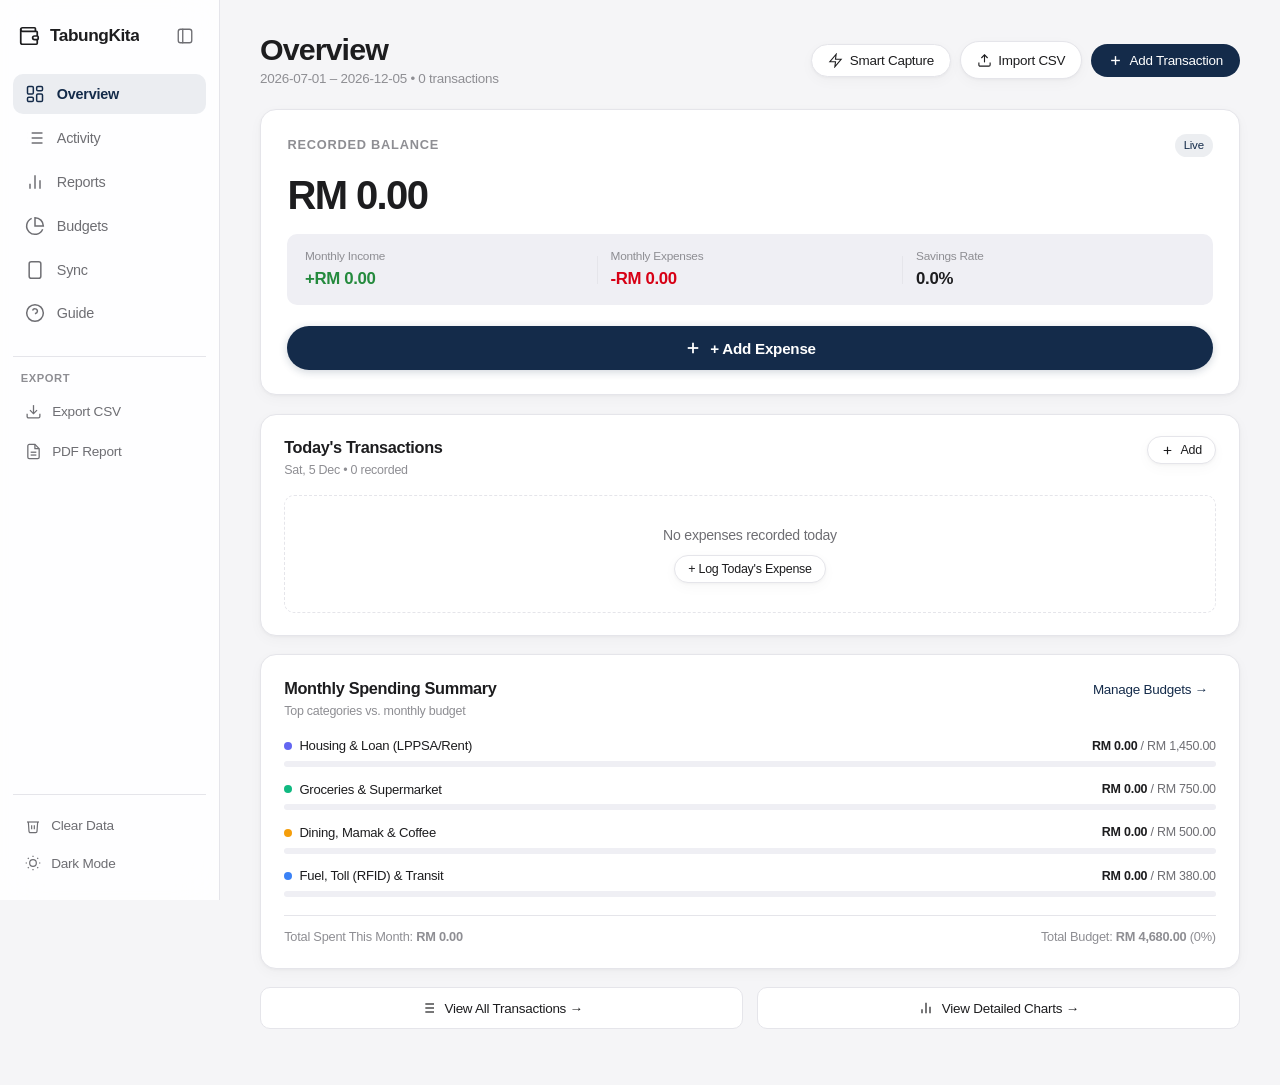
<file: index.html>
<!DOCTYPE html>
<html lang="en">
<head>
  <meta charset="UTF-8" />
  <meta name="viewport" content="width=device-width, initial-scale=1.0, maximum-scale=1.0, user-scalable=no, viewport-fit=cover" />
  <meta name="apple-mobile-web-app-capable" content="yes" />
  <meta name="apple-mobile-web-app-status-bar-style" content="default" />
  <meta name="apple-mobile-web-app-title" content="TabungKita" />
  <link rel="manifest" href="manifest.json" />
  <title>TabungKita</title>
  <script>
    (function () {
      try {
        var saved = localStorage.getItem('tabungkita_theme_pref_v1');
        var prefersDark = window.matchMedia && window.matchMedia('(prefers-color-scheme: dark)').matches;
        var theme = (saved === 'dark' || saved === 'light') ? saved : (prefersDark ? 'dark' : 'light');
        document.documentElement.setAttribute('data-theme', theme);
      } catch (e) {
        document.documentElement.setAttribute('data-theme', 'light');
      }
    })();
  </script>
  <link rel="icon" type="image/svg+xml" href="data:image/svg+xml,%3Csvg xmlns='http://www.w3.org/2000/svg' viewBox='0 0 24 24' fill='none' stroke='%231d1d1f' stroke-width='1.8' stroke-linecap='round' stroke-linejoin='round'%3E%3Cpath d='M19 7V4a1 1 0 0 0-1-1H5a2 2 0 0 0 0 4h15a1 1 0 0 1 1 1v4h-3a2 2 0 0 0 0 4h3a1 1 0 0 0 1-1v-2a1 1 0 0 0-1-1'/%3E%3Cpath d='M3 5v14a2 2 0 0 0 2 2h15a1 1 0 0 0 1-1v-4'/%3E%3C/svg%3E" />
  <link rel="stylesheet" href="css/styles.css" />
</head>
<body>
  <div class="app-shell" id="appShell">
    <!-- Collapsible Minimalist Sidebar (Desktop) / Top + Bottom Bar (Mobile) -->
    <aside class="sidebar" id="sidebar">
      <div class="sidebar-top">
        <div class="brand" title="TabungKita">
          <div class="brand-logo" aria-hidden="true">
            <svg viewBox="0 0 24 24" width="22" height="22" fill="none" stroke="currentColor" stroke-width="1.9" stroke-linecap="round" stroke-linejoin="round">
              <path d="M19 7V4a1 1 0 0 0-1-1H5a2 2 0 0 0 0 4h15a1 1 0 0 1 1 1v4h-3a2 2 0 0 0 0 4h3a1 1 0 0 0 1-1v-2a1 1 0 0 0-1-1" />
              <path d="M3 5v14a2 2 0 0 0 2 2h15a1 1 0 0 0 1-1v-4" />
            </svg>
          </div>
          <span class="brand-name nav-text">TabungKita</span>
        </div>

        <button class="sidebar-toggle-btn" id="btnSidebarToggle" title="Toggle Sidebar" aria-label="Toggle Sidebar">
          <svg viewBox="0 0 24 24" width="18" height="18" fill="none" stroke="currentColor" stroke-width="1.8" stroke-linecap="round" stroke-linejoin="round">
            <rect x="3" y="3" width="18" height="18" rx="3" />
            <line x1="9" y1="3" x2="9" y2="21" />
          </svg>
        </button>

        <!-- Mobile Top Bar Quick Icons -->
        <div class="mobile-top-actions">
          <button class="mobile-icon-btn" id="btnMobileSmartCapture" title="Smart Capture (SMS / QR)">
            <svg viewBox="0 0 24 24" width="18" height="18" fill="none" stroke="currentColor" stroke-width="1.9"><polygon points="13 2 3 14 12 14 11 22 21 10 12 10 13 2"/></svg>
          </button>
          <button class="mobile-icon-btn" id="btnMobileThemeToggle" title="Switch Appearance" aria-label="Switch Appearance">
            <svg viewBox="0 0 24 24" width="18" height="18" fill="none" stroke="currentColor" stroke-width="1.9"><circle cx="12" cy="12" r="5"/><line x1="12" y1="1" x2="12" y2="3"/><line x1="12" y1="21" x2="12" y2="23"/><line x1="4.22" y1="4.22" x2="5.64" y2="5.64"/><line x1="18.36" y1="18.36" x2="19.78" y2="19.78"/><line x1="1" y1="12" x2="3" y2="12"/><line x1="21" y1="12" x2="23" y2="12"/><line x1="4.22" y1="19.78" x2="5.64" y2="18.36"/><line x1="18.36" y1="5.64" x2="19.78" y2="4.22"/></svg>
          </button>
          <button class="mobile-add-btn" id="btnMobileAddTx" title="Add Transaction">
            <svg viewBox="0 0 24 24" width="16" height="16" fill="none" stroke="currentColor" stroke-width="2.4"><line x1="12" y1="5" x2="12" y2="19"/><line x1="5" y1="12" x2="19" y2="12"/></svg>
            <span>Add</span>
          </button>
        </div>
      </div>

      <nav class="side-nav" aria-label="Main Navigation">
        <button class="nav-item active" data-view="dashboard" title="Overview">
          <svg viewBox="0 0 24 24" width="20" height="20" fill="none" stroke="currentColor" stroke-width="1.8"><rect x="3" y="3" width="7" height="9" rx="1.5"/><rect x="14" y="3" width="7" height="5" rx="1.5"/><rect x="14" y="12" width="7" height="9" rx="1.5"/><rect x="3" y="16" width="7" height="5" rx="1.5"/></svg>
          <span class="nav-text">Overview</span>
        </button>
        <button class="nav-item" data-view="transactions" title="Transactions">
          <svg viewBox="0 0 24 24" width="20" height="20" fill="none" stroke="currentColor" stroke-width="1.8"><line x1="8" y1="6" x2="21" y2="6"/><line x1="8" y1="12" x2="21" y2="12"/><line x1="8" y1="18" x2="21" y2="18"/><line x1="3" y1="6" x2="3.01" y2="6"/><line x1="3" y1="12" x2="3.01" y2="12"/><line x1="3" y1="18" x2="3.01" y2="18"/></svg>
          <span class="nav-text">Activity</span>
        </button>
        <button class="nav-item" data-view="reports" title="Reports & Charts">
          <svg viewBox="0 0 24 24" width="20" height="20" fill="none" stroke="currentColor" stroke-width="1.8"><line x1="18" y1="20" x2="18" y2="10"/><line x1="12" y1="20" x2="12" y2="4"/><line x1="6" y1="20" x2="6" y2="14"/></svg>
          <span class="nav-text">Reports</span>
        </button>
        <button class="nav-item" data-view="budgets" title="Budgets">
          <svg viewBox="0 0 24 24" width="20" height="20" fill="none" stroke="currentColor" stroke-width="1.8"><path d="M21.21 15.89A10 10 0 1 1 8 2.83"/><path d="M22 12A10 10 0 0 0 12 2v10z"/></svg>
          <span class="nav-text">Budgets</span>
        </button>
        <button class="nav-item" data-view="sync" title="Auto-Capture & Sync">
          <svg viewBox="0 0 24 24" width="20" height="20" fill="none" stroke="currentColor" stroke-width="1.8"><rect x="5" y="2" width="14" height="20" rx="2.5" ry="2.5"/><line x1="12" y1="18" x2="12.01" y2="18"/></svg>
          <span class="nav-text">Sync</span>
        </button>
        <button class="nav-item desktop-only-nav" data-view="guide" title="Phone Setup Guide">
          <svg viewBox="0 0 24 24" width="20" height="20" fill="none" stroke="currentColor" stroke-width="1.8"><circle cx="12" cy="12" r="10"/><path d="M9.09 9a3 3 0 0 1 5.83 1c0 2-3 3-3 3"/><line x1="12" y1="17" x2="12.01" y2="17"/></svg>
          <span class="nav-text">Guide</span>
        </button>
      </nav>

      <div class="sidebar-section">
        <div class="sidebar-label nav-text">Export</div>
        <button class="side-action-btn" id="btnExportCSV" title="Export CSV">
          <svg viewBox="0 0 24 24" width="17" height="17" fill="none" stroke="currentColor" stroke-width="1.8"><path d="M21 15v4a2 2 0 0 1-2 2H5a2 2 0 0 1-2-2v-4"/><polyline points="7 10 12 15 17 10"/><line x1="12" y1="15" x2="12" y2="3"/></svg>
          <span class="nav-text">Export CSV</span>
        </button>
        <button class="side-action-btn" id="btnExportPDF" title="PDF Report">
          <svg viewBox="0 0 24 24" width="17" height="17" fill="none" stroke="currentColor" stroke-width="1.8"><path d="M14 2H6a2 2 0 0 0-2 2v16a2 2 0 0 0 2 2h12a2 2 0 0 0 2-2V8z"/><polyline points="14 2 14 8 20 8"/><line x1="16" y1="13" x2="8" y2="13"/><line x1="16" y1="17" x2="8" y2="17"/></svg>
          <span class="nav-text">PDF Report</span>
        </button>
      </div>

      <div class="sidebar-footer">
        <button class="side-util-btn" id="btnResetDemo" title="Clear All Data (Reset to RM 0.00)">
          <svg viewBox="0 0 24 24" width="16" height="16" fill="none" stroke="currentColor" stroke-width="1.8"><polyline points="3 6 5 6 21 6"/><path d="M19 6l-1 14a2 2 0 0 1-2 2H8a2 2 0 0 1-2-2L5 6"/><path d="M10 11v6"/><path d="M14 11v6"/></svg>
          <span class="nav-text">Clear Data</span>
        </button>
        <button class="side-util-btn" id="btnThemeToggle" title="Switch Appearance">
          <svg viewBox="0 0 24 24" width="16" height="16" fill="none" stroke="currentColor" stroke-width="1.8"><circle cx="12" cy="12" r="5"/><line x1="12" y1="1" x2="12" y2="3"/><line x1="12" y1="21" x2="12" y2="23"/><line x1="4.22" y1="4.22" x2="5.64" y2="5.64"/><line x1="18.36" y1="18.36" x2="19.78" y2="19.78"/><line x1="1" y1="12" x2="3" y2="12"/><line x1="21" y1="12" x2="23" y2="12"/><line x1="4.22" y1="19.78" x2="5.64" y2="18.36"/><line x1="18.36" y1="5.64" x2="19.78" y2="4.22"/></svg>
          <span class="nav-text" id="themeToggleLabel">Dark Mode</span>
        </button>
      </div>
    </aside>

    <!-- Main Workspace -->
    <main class="main-content">
      <!-- Clean Minimalist Header -->
      <header class="topbar">
        <div class="topbar-title">
          <h1 id="pageTitle">Overview</h1>
          <p class="subtitle" id="activeFilterSummary">All transactions</p>
        </div>

        <div class="topbar-actions desktop-only-actions">
          <button class="btn btn-secondary" id="btnQuickSmartCapture" title="Paste SMS, QR receipt, or e-Penyata Gaji">
            <svg viewBox="0 0 24 24" width="15" height="15" fill="none" stroke="currentColor" stroke-width="1.8"><polygon points="13 2 3 14 12 14 11 22 21 10 12 10 13 2"/></svg>
            <span>Smart Capture</span>
          </button>

          <label class="btn btn-secondary" for="csvImportInput" title="Import CSV">
            <svg viewBox="0 0 24 24" width="15" height="15" fill="none" stroke="currentColor" stroke-width="1.8"><path d="M21 15v4a2 2 0 0 1-2 2H5a2 2 0 0 1-2-2v-4"/><polyline points="17 8 12 3 7 8"/><line x1="12" y1="3" x2="12" y2="15"/></svg>
            <span>Import CSV</span>
            <input type="file" id="csvImportInput" accept=".csv" hidden />
          </label>

          <button class="btn btn-primary" id="btnAddTransaction">
            <svg viewBox="0 0 24 24" width="15" height="15" fill="none" stroke="currentColor" stroke-width="2.2"><line x1="12" y1="5" x2="12" y2="19"/><line x1="5" y1="12" x2="19" y2="12"/></svg>
            <span>Add Transaction</span>
          </button>
        </div>
      </header>

      <!-- Compact Mobile-Friendly Filter Bar -->
      <section class="filter-bar" aria-label="Data Filters">
        <div class="filter-primary-row">
          <div class="filter-group search-group">
            <svg class="search-icon" viewBox="0 0 24 24" width="16" height="16" fill="none" stroke="currentColor" stroke-width="1.8"><circle cx="11" cy="11" r="8"/><line x1="21" y1="21" x2="16.65" y2="16.65"/></svg>
            <input type="search" id="filterSearch" placeholder="Search merchant, QR, RHB..." autocomplete="off" />
          </div>

          <div class="filter-group period-group">
            <select id="filterPreset" aria-label="Time Period">
              <option value="all">All Time</option>
              <option value="30d">Last 30 Days</option>
              <option value="90d">Last 90 Days</option>
              <option value="6m" selected>Last 6 Months</option>
              <option value="ytd">Year to Date</option>
              <option value="12m">Last 12 Months</option>
              <option value="custom">Custom Dates</option>
            </select>
          </div>

          <button type="button" class="filter-drawer-toggle" id="btnToggleMobileFilters" aria-expanded="false">
            <svg viewBox="0 0 24 24" width="15" height="15" fill="none" stroke="currentColor" stroke-width="1.8"><line x1="4" y1="21" x2="4" y2="14"/><line x1="4" y1="10" x2="4" y2="3"/><line x1="12" y1="21" x2="12" y2="12"/><line x1="12" y1="8" x2="12" y2="3"/><line x1="20" y1="21" x2="20" y2="16"/><line x1="20" y1="12" x2="20" y2="3"/><line x1="1" y1="14" x2="7" y2="14"/><line x1="9" y1="8" x2="15" y2="8"/><line x1="17" y1="16" x2="23" y2="16"/></svg>
            <span>Filters</span>
          </button>
        </div>

        <div class="filter-secondary-row" id="filterSecondaryRow">
          <div class="filter-group date-inputs" id="customDateGroup" hidden>
            <input type="date" id="filterDateFrom" aria-label="From date" />
            <span class="date-sep">to</span>
            <input type="date" id="filterDateTo" aria-label="To date" />
          </div>

          <div class="filter-group">
            <select id="filterType" aria-label="Transaction Type">
              <option value="all">All Types</option>
              <option value="expense">Expenses</option>
              <option value="income">Income</option>
            </select>
          </div>

          <div class="filter-group">
            <select id="filterCategory" aria-label="Category">
              <option value="all">All Categories</option>
            </select>
          </div>

          <div class="filter-group">
            <select id="filterAccount" aria-label="Account">
              <option value="all">All Accounts</option>
            </select>
          </div>

          <button class="btn-link" id="btnClearFilters" title="Reset filters">Reset</button>
        </div>
      </section>

      <!-- VIEW 1: OVERVIEW / HOME SCREEN (Prioritized: Balance, Flow, + Add Expense, Today's Tx, Compact Budgets) -->
      <div id="viewDashboard" class="view-section active">
        <div class="home-screen-layout">
          <!-- 1. Recorded Balance Hero Card & Fast Action -->
          <section class="home-hero-card">
            <div class="home-hero-header">
              <span class="home-balance-label">Recorded Balance</span>
              <span class="home-period-tag" id="homePeriodTag">Live</span>
            </div>
            <div class="home-balance-amount" id="homeNetBalance">RM 0.00</div>

            <div class="home-flow-row">
              <div class="home-flow-item">
                <span class="home-flow-label">Monthly Income</span>
                <span class="home-flow-value income" id="homeMonthlyIncome">+RM 0.00</span>
              </div>
              <div class="home-flow-sep"></div>
              <div class="home-flow-item">
                <span class="home-flow-label">Monthly Expenses</span>
                <span class="home-flow-value expense" id="homeMonthlyExpense">-RM 0.00</span>
              </div>
              <div class="home-flow-sep"></div>
              <div class="home-flow-item">
                <span class="home-flow-label">Savings Rate</span>
                <span class="home-flow-value" id="homeSavingsRate">0.0%</span>
              </div>
            </div>

            <div class="home-hero-action">
              <button class="btn btn-primary btn-hero-add" id="btnHomeAddExpense" title="Record an expense in 3-5 seconds">
                <svg viewBox="0 0 24 24" width="18" height="18" fill="none" stroke="currentColor" stroke-width="2.4"><line x1="12" y1="5" x2="12" y2="19"/><line x1="5" y1="12" x2="19" y2="12"/></svg>
                <span>+ Add Expense</span>
              </button>
            </div>
          </section>

          <!-- 2. Today's Transactions -->
          <section class="chart-card home-card">
            <div class="card-header">
              <div>
                <h2>Today's Transactions</h2>
                <p class="card-sub" id="homeTodaySubtitle">Activity recorded today</p>
              </div>
              <button class="btn btn-secondary btn-sm" id="btnHomeTodayQuickAdd">
                <svg viewBox="0 0 24 24" width="13" height="13" fill="none" stroke="currentColor" stroke-width="2.2"><line x1="12" y1="5" x2="12" y2="19"/><line x1="5" y1="12" x2="19" y2="12"/></svg>
                <span>Add</span>
              </button>
            </div>
            <div class="home-today-list" id="homeTodayList"></div>
          </section>

          <!-- 3. Compact Monthly Spending & Budget Summary -->
          <section class="chart-card home-card">
            <div class="card-header">
              <div>
                <h2>Monthly Spending Summary</h2>
                <p class="card-sub" id="homeBudgetSubtitle">Top categories vs. monthly budget</p>
              </div>
              <button class="btn-link" id="btnHomeManageBudgets">Manage Budgets &rarr;</button>
            </div>
            <div class="home-budget-summary" id="homeBudgetSummary"></div>
          </section>

          <!-- 4. Quick Nav Links -->
          <div class="home-shortcuts-row">
            <button class="home-shortcut-btn" id="btnHomeViewActivity">
              <svg viewBox="0 0 24 24" width="16" height="16" fill="none" stroke="currentColor" stroke-width="1.8"><line x1="8" y1="6" x2="21" y2="6"/><line x1="8" y1="12" x2="21" y2="12"/><line x1="8" y1="18" x2="21" y2="18"/><line x1="3" y1="6" x2="3.01" y2="6"/><line x1="3" y1="12" x2="3.01" y2="12"/><line x1="3" y1="18" x2="3.01" y2="18"/></svg>
              <span>View All Transactions &rarr;</span>
            </button>
            <button class="home-shortcut-btn" id="btnHomeViewReports">
              <svg viewBox="0 0 24 24" width="16" height="16" fill="none" stroke="currentColor" stroke-width="1.8"><line x1="18" y1="20" x2="18" y2="10"/><line x1="12" y1="20" x2="12" y2="4"/><line x1="6" y1="20" x2="6" y2="14"/></svg>
              <span>View Detailed Charts &rarr;</span>
            </button>
          </div>
        </div>
      </div>

      <!-- VIEW: REPORTS & ANALYTICS CHARTS -->
      <div id="viewReports" class="view-section">
        <!-- Apple Bento KPI Cards -->
        <section class="kpi-grid" aria-label="Key Financial Metrics">
          <article class="kpi-card">
            <span class="kpi-label">Net Balance</span>
            <div class="kpi-value" id="kpiNet">RM 0.00</div>
            <div class="kpi-meta" id="kpiNetMeta">Income minus expenses</div>
          </article>

          <article class="kpi-card">
            <span class="kpi-label">Income</span>
            <div class="kpi-value kpi-val-income" id="kpiIncome">RM 0.00</div>
            <div class="kpi-meta" id="kpiIncomeMeta">0 entries</div>
          </article>

          <article class="kpi-card">
            <span class="kpi-label">Expenses</span>
            <div class="kpi-value" id="kpiExpense">RM 0.00</div>
            <div class="kpi-meta" id="kpiExpenseMeta">0 entries</div>
          </article>

          <article class="kpi-card">
            <span class="kpi-label">Savings Rate</span>
            <div class="kpi-value" id="kpiSavingsRate">0.0%</div>
            <div class="kpi-meta" id="kpiTopCategory">Top spend: —</div>
          </article>
        </section>

        <!-- Detailed Bento Charts Grid -->
        <section class="charts-grid" style="margin-top: 1.1rem;">
          <div class="chart-card chart-wide">
            <div class="card-header">
              <div>
                <h2>Cash Flow</h2>
                <p class="card-sub">Monthly income, expenses, and net savings</p>
              </div>
              <div class="chart-mode-pills" id="trendChartTypeToggle">
                <button class="pill active" data-mode="area">Area</button>
                <button class="pill" data-mode="line">Line</button>
              </div>
            </div>
            <div class="canvas-wrap">
              <canvas id="cashFlowAreaChart"></canvas>
            </div>
          </div>

          <div class="chart-card">
            <div class="card-header">
              <div>
                <h2>Categories</h2>
                <p class="card-sub">Tap a category to filter</p>
              </div>
              <div class="chart-mode-pills" id="pieChartTypeToggle">
                <button class="pill active" data-mode="donut">Donut</button>
                <button class="pill" data-mode="pie">Pie</button>
              </div>
            </div>
            <div class="donut-layout">
              <div class="canvas-wrap canvas-donut">
                <canvas id="categoryDonutChart"></canvas>
              </div>
              <div class="donut-legend" id="categoryLegend"></div>
            </div>
          </div>

          <div class="chart-card">
            <div class="card-header">
              <div>
                <h2>Monthly Comparison</h2>
                <p class="card-sub">Income vs. expenses</p>
              </div>
            </div>
            <div class="canvas-wrap">
              <canvas id="monthlyBarChart"></canvas>
            </div>
          </div>

          <div class="chart-card">
            <div class="card-header">
              <div>
                <h2>Budget Status</h2>
                <p class="card-sub">Average monthly spend vs. limit</p>
              </div>
            </div>
            <div class="canvas-wrap">
              <canvas id="budgetBarChart"></canvas>
            </div>
          </div>
        </section>
      </div>

      <!-- VIEW 2: TRANSACTIONS / ACTIVITY -->
      <div id="viewTransactions" class="view-section active">
        <section class="table-card">
          <div class="card-header table-header">
            <div>
              <h2>Recent Activity</h2>
              <p class="card-sub" id="tableCountLabel">0 transactions</p>
            </div>
            <div class="table-controls">
              <select id="pageSizeSelect" aria-label="Rows per page">
                <option value="10">10 rows</option>
                <option value="25">25 rows</option>
                <option value="50">50 rows</option>
                <option value="100">100 rows</option>
              </select>
              <button class="btn btn-secondary btn-sm" id="btnExportCSVTable">CSV</button>
              <button class="btn btn-secondary btn-sm" id="btnExportPDFTable">PDF</button>
              <button class="btn btn-secondary btn-sm" id="btnClearAllTable" title="Reset all transactions to RM 0.00">Clear</button>
            </div>
          </div>

          <!-- Apple Wallet Style Mobile List (Shown automatically on Phone screens) -->
          <div class="mobile-tx-list" id="mobileTransactionsList"></div>

          <!-- Desktop Data Table (Shown on Tablet/Desktop screens) -->
          <div class="table-responsive desktop-tx-table">
            <table class="data-table" id="transactionsTable">
              <thead>
                <tr>
                  <th data-sort="date" class="sortable sort-desc">Date <span class="sort-indicator">▼</span></th>
                  <th data-sort="description" class="sortable">Merchant <span class="sort-indicator"></span></th>
                  <th data-sort="category" class="sortable">Category <span class="sort-indicator"></span></th>
                  <th data-sort="account" class="sortable">Account <span class="sort-indicator"></span></th>
                  <th data-sort="type" class="sortable">Type <span class="sort-indicator"></span></th>
                  <th data-sort="amount" class="sortable text-right">Amount <span class="sort-indicator"></span></th>
                  <th class="text-right">Actions</th>
                </tr>
              </thead>
              <tbody id="transactionsTableBody"></tbody>
            </table>
          </div>

          <div class="table-pagination">
            <div class="pagination-info" id="paginationInfo">Page 1 of 1</div>
            <div class="pagination-buttons">
              <button class="btn btn-secondary btn-sm" id="btnPrevPage" disabled>Previous</button>
              <button class="btn btn-secondary btn-sm" id="btnNextPage" disabled>Next</button>
            </div>
          </div>
        </section>
      </div>

      <!-- VIEW 3: BUDGETS & GOALS -->
      <div id="viewBudgets" class="view-section">
        <section class="budgets-card">
          <div class="card-header">
            <div>
              <h2>Monthly Budgets</h2>
              <p class="card-sub">Tap any limit below to adjust your monthly target.</p>
            </div>
          </div>
          <div class="budgets-grid" id="budgetsGrid"></div>
        </section>
      </div>

      <!-- VIEW 4: AUTO-CAPTURE & DEVICE SYNC -->
      <div id="viewSync" class="view-section">
        <div class="sync-hub-grid">
          <!-- Guide Link Banner -->
          <div class="chart-card sync-wide" style="display:flex;align-items:center;justify-content:space-between;flex-wrap:wrap;gap:0.75rem;padding:0.95rem 1.25rem;background:var(--navy-soft);border-color:var(--border-color);">
            <div style="display:flex;align-items:center;gap:0.75rem;">
              <svg viewBox="0 0 24 24" width="22" height="22" fill="none" stroke="currentColor" stroke-width="1.8"><rect x="5" y="2" width="14" height="20" rx="2.5"/><line x1="12" y1="18" x2="12.01" y2="18"/></svg>
              <div>
                <div style="font-weight:600;font-size:0.9rem;color:var(--text-primary);">Want to link your iPhone &amp; Apple Pay?</div>
                <div style="font-size:0.78rem;color:var(--text-secondary);">Follow the step-by-step Apple Shortcuts and Back Tap guide.</div>
              </div>
            </div>
            <button class="btn btn-primary btn-sm" id="btnSyncOpenGuide">Open Guide &rarr;</button>
          </div>

          <!-- Panel 0: JANM -> RHB Bank Auto-Salary -->
          <section class="chart-card sync-wide">
            <div class="card-header">
              <div>
                <h2>JANM → RHB Auto-Salary</h2>
                <p class="card-sub">Credits your monthly <strong>Gaji Bersih</strong> into <strong>RHB Bank</strong> on the official JANM Payday.</p>
              </div>
              <span class="type-pill type-income" id="janmStatusBadge">Manual</span>
            </div>

            <div class="form-row sync-4col">
              <div class="form-group">
                <label for="janmNetAmount">Monthly Gaji Bersih (RM)</label>
                <input type="number" id="janmNetAmount" step="0.01" min="100" value="4850.00" />
              </div>
              <div class="form-group">
                <label for="janmScheduleMode">Payday Schedule</label>
                <select id="janmScheduleMode">
                  <option value="janm_official">Official JANM Jadual Gaji (19th–25th)</option>
                  <option value="fixed_day">Fixed Day of Month</option>
                </select>
              </div>
              <div class="form-group">
                <label for="janmFixedDay">Custom Day</label>
                <input type="number" id="janmFixedDay" min="1" max="28" value="24" />
              </div>
              <div class="form-group">
                <label for="janmAutoEnabled">Auto-Post</label>
                <select id="janmAutoEnabled">
                  <option value="false" selected>Manual Only</option>
                  <option value="true">Automatic</option>
                </select>
              </div>
            </div>

            <div class="sync-action-bar">
              <div id="janmCurrentMonthInfo" class="sync-info-text">
                Checking JANM → RHB salary status...
              </div>
              <div class="sim-buttons">
                <button class="btn btn-secondary btn-sm" id="btnSaveJANMRule">Save Rule</button>
                <button class="btn btn-primary btn-sm" id="btnPostJANMNow">Credit JANM Salary Now</button>
              </div>
            </div>
          </section>

          <!-- Panel A: Smart SMS / QR Receipt / e-Penyata Gaji Parser -->
          <section class="chart-card sync-wide">
            <div class="card-header">
              <div>
                <h2>Smart Capture (SMS, DuitNow QR &amp; e-Penyata Gaji)</h2>
                <p class="card-sub">Paste text from your JANM e-Penyata Gaji slip, RHB history, DuitNow QR receipts, or Apple Pay alerts.</p>
              </div>
              <button class="btn btn-secondary btn-sm" id="btnLoadSampleAlerts">Try Sample</button>
            </div>

            <div class="smart-parser-box">
              <textarea id="smartParserInput" rows="4" placeholder="Paste JANM e-Penyata Gaji text, RHB transaction history, DuitNow QR receipt, or Apple Pay alert here..."></textarea>
              <div class="smart-parser-actions">
                <button class="btn btn-secondary" id="btnParsePreview">Preview</button>
                <button class="btn btn-primary" id="btnCommitParsed" disabled>Add 0 Transactions</button>
              </div>
            </div>

            <div id="smartParserPreviewWrap" class="table-responsive" hidden style="margin-top:1rem;">
              <table class="data-table">
                <thead>
                  <tr>
                    <th>Date</th>
                    <th>Merchant</th>
                    <th>Category</th>
                    <th>Account</th>
                    <th class="text-right">Amount</th>
                  </tr>
                </thead>
                <tbody id="smartParserPreviewBody"></tbody>
              </table>
            </div>
          </section>

          <!-- Panel B: Quick Test (setup steps live in the Guide tab) -->
          <section class="chart-card">
            <div class="card-header">
              <div>
                <h2>Quick Test</h2>
                <p class="card-sub">Simulate an auto-captured transaction. To link your phone, open the <strong>Guide</strong> tab.</p>
              </div>
            </div>

            <div>
              <div class="sidebar-label" style="padding-left:0;">Simulate</div>
              <div class="sim-buttons">
                <button class="btn btn-secondary btn-sm" id="btnSimApplePay">Apple Pay (RM 24.90)</button>
                <button class="btn btn-secondary btn-sm" id="btnSimQRPay">DuitNow QR (RM 14.90)</button>
                <button class="btn btn-secondary btn-sm" id="btnSimSalary">JANM Salary (+RM 4,850)</button>
              </div>
            </div>
          </section>

          <!-- Panel C: Google Cloud & Gmail Scanner -->
          <section class="chart-card">
            <div class="card-header">
              <div>
                <h2>Google Cloud Sync</h2>
                <p class="card-sub">Sync FPX receipts, JomPAY bills, and iPhone webhooks via Google Sheets.</p>
              </div>
            </div>

            <div class="form-group">
              <label for="syncWebAppUrl">Google Apps Script Web App URL</label>
              <input type="text" id="syncWebAppUrl" placeholder="https://script.google.com/macros/s/.../exec" />
            </div>

            <div class="form-row">
              <div class="form-group">
                <label for="syncTokenInput">Secret Token (Optional)</label>
                <input type="text" id="syncTokenInput" placeholder="Optional passphrase" />
              </div>
              <div class="form-group">
                <label>Sync Status</label>
                <div id="syncStatusText" class="sync-status-label">Not synced yet</div>
              </div>
            </div>

            <div class="sim-buttons" style="margin-top:0.5rem;">
              <button class="btn btn-primary btn-sm" id="btnSyncGoogleNow">Sync Now</button>
              <button class="btn btn-secondary btn-sm" id="btnCopyAppsScript">Setup Guide</button>
            </div>
          </section>
        </div>
      </div>

      <!-- VIEW 5: PHONE LINKING GUIDE -->
      <div id="viewGuide" class="view-section">
        <div class="guide-view">
          <section class="chart-card">
            <div class="card-header">
              <div>
                <h2>1. Install TabungKita on your iPhone</h2>
                <p class="card-sub">Use it full-screen like a normal app.</p>
              </div>
            </div>
            <div class="guide-steps">
              <div class="guide-step"><div class="step-badge">1</div><div><strong>Open in Safari</strong><p>Open your TabungKita link in <strong>Safari</strong> (not Chrome).</p></div></div>
              <div class="guide-step"><div class="step-badge">2</div><div><strong>Add to Home Screen</strong><p>Tap <strong>Share</strong> (square with arrow) → <strong>Add to Home Screen</strong> → <strong>Add</strong>.</p></div></div>
              <div class="guide-step"><div class="step-badge">3</div><div><strong>Launch from Home Screen</strong><p>Open TabungKita from its icon. Your data is saved on this device.</p></div></div>
            </div>
          </section>

          <section class="chart-card">
            <div class="card-header">
              <div>
                <h2>2. Auto-log Apple Pay taps</h2>
                <p class="card-sub">Every Wallet payment is sent to TabungKita automatically.</p>
              </div>
            </div>
            <div class="guide-steps">
              <div class="guide-step"><div class="step-badge">1</div><div><strong>Create Automation</strong><p>Open <strong>Shortcuts</strong> → <strong>Automation</strong> → <strong>+</strong> → <strong>Transaction</strong> → pick your RHB card → <strong>Run Immediately</strong>.</p></div></div>
              <div class="guide-step"><div class="step-badge">2</div><div><strong>Add "Open URLs" action</strong><p>Use this URL, inserting the <em>Amount</em> and <em>Merchant</em> variables from the Shortcut Input:</p><code class="guide-code">https://YOUR-LINK/?amount=[Amount]&amp;merchant=[Merchant]&amp;method=Apple+Pay+(RHB+Visa)</code></div></div>
            </div>
          </section>

          <section class="chart-card">
            <div class="card-header">
              <div>
                <h2>3. Capture DuitNow QR &amp; RHB screens (Back Tap)</h2>
                <p class="card-sub">Double-tap the back of your iPhone after paying.</p>
              </div>
            </div>
            <div class="guide-steps">
              <div class="guide-step"><div class="step-badge">1</div><div><strong>Build the Shortcut</strong><p>New Shortcut: <strong>Take Screenshot</strong> → <strong>Extract Text from Image</strong> → <strong>URL Encode</strong> → <strong>Open URLs</strong>:</p><code class="guide-code">https://YOUR-LINK/?quick_text=[Encoded Text]</code></div></div>
              <div class="guide-step"><div class="step-badge">2</div><div><strong>Bind to Back Tap</strong><p><strong>Settings → Accessibility → Touch → Back Tap → Double Tap</strong> → choose your Shortcut.</p></div></div>
              <div class="guide-step"><div class="step-badge">3</div><div><strong>Use it</strong><p>After a DuitNow QR payment or opening your e-Penyata Gaji, double-tap the back of your phone.</p></div></div>
            </div>
          </section>

          <section class="chart-card">
            <div class="card-header">
              <div>
                <h2>4. Auto-log bank SMS</h2>
                <p class="card-sub">Forward RHB / FPX / DuitNow SMS alerts automatically.</p>
              </div>
            </div>
            <div class="guide-steps">
              <div class="guide-step"><div class="step-badge">1</div><div><strong>Message Automation</strong><p><strong>Shortcuts → Automation → + → Message</strong> → Message Contains <code>RM</code> → <strong>Run Immediately</strong>.</p></div></div>
              <div class="guide-step"><div class="step-badge">2</div><div><strong>Open URLs</strong><p>URL-encode the message body, then open:</p><code class="guide-code">https://YOUR-LINK/?sms=[Encoded Message]</code></div></div>
            </div>
          </section>

          <section class="chart-card">
            <div class="card-header">
              <div>
                <h2>5. Sync across devices (Google Sheets + Gmail)</h2>
                <p class="card-sub">Optional — share data between phone and laptop.</p>
              </div>
            </div>
            <div class="guide-steps">
              <div class="guide-step"><div class="step-badge">1</div><div><strong>Create a Sheet</strong><p>Open <code>sheets.new</code> → <strong>Extensions → Apps Script</strong> → paste <code>integrations/google-apps-script.gs</code>.</p></div></div>
              <div class="guide-step"><div class="step-badge">2</div><div><strong>Deploy</strong><p><strong>Deploy → New deployment → Web app</strong> (Execute as Me, Access: Anyone). Copy the URL.</p></div></div>
              <div class="guide-step"><div class="step-badge">3</div><div><strong>Connect</strong><p>Paste the URL in the <strong>Sync</strong> tab → <strong>Sync Now</strong>. Optionally add a 15-minute trigger for <code>scanGmailForTransactions</code>.</p></div></div>
            </div>
          </section>
        </div>
      </div>
    </main>
  </div>

  <!-- Add / Edit Transaction Modal (Optimized for Fast 3-5s Expense Entry) -->
  <div class="modal-backdrop" id="transactionModal" hidden>
    <div class="modal-dialog" role="dialog" aria-labelledby="modalTitle" aria-modal="true">
      <div class="modal-sheet-handle" aria-hidden="true"></div>
      <div class="modal-header">
        <h3 id="modalTitle">New Transaction</h3>
        <button class="modal-close" id="btnCloseModal" aria-label="Close">&times;</button>
      </div>
      <form id="transactionForm" autocomplete="off">
        <input type="hidden" id="txId" />

        <!-- Segmented Type Selector -->
        <div class="type-segment-control" role="group" aria-label="Transaction Type">
          <button type="button" class="segment-pill active" id="btnTypeExpense" data-type="expense">Expense (-)</button>
          <button type="button" class="segment-pill" id="btnTypeIncome" data-type="income">Income (+)</button>
          <input type="hidden" id="txType" value="expense" />
        </div>

        <!-- Prominent Hero Amount Input (Auto-focused on open) -->
        <div class="hero-amount-entry">
          <span class="hero-currency-prefix">RM</span>
          <input
            type="number"
            id="txAmount"
            step="0.01"
            min="0.01"
            placeholder="0.00"
            inputmode="decimal"
            required
            autocomplete="off"
            aria-label="Amount in Ringgit Malaysia"
          />
        </div>

        <!-- Fast One-Tap Category Chips -->
        <div class="quick-category-container">
          <div class="quick-category-chips" id="quickCategoryChips"></div>
          <div class="form-group" style="margin-top: 0.45rem;">
            <select id="txCategory" required aria-label="Select Category"></select>
          </div>
        </div>

        <div class="form-group">
          <label for="txDescription">Merchant / Note</label>
          <input type="text" id="txDescription" placeholder="e.g. ZUS Coffee, Mamak, Shell" />
        </div>

        <div class="form-row">
          <div class="form-group">
            <label for="txAccount">Payment Method <span class="label-optional">(Optional)</span></label>
            <select id="txAccount">
              <option value="DuitNow QR" selected>DuitNow QR</option>
              <option value="Apple Pay (RHB Visa)">Apple Pay (RHB Visa)</option>
              <option value="Touch 'n Go eWallet">Touch 'n Go eWallet</option>
              <option value="RHB Bank (Salary / Debit)">RHB Bank (Salary / Debit)</option>
              <option value="Maybank / MAE">Maybank / MAE</option>
              <option value="Credit Card">Credit Card</option>
              <option value="Cash Wallet">Cash Wallet</option>
              <option value="ASB / Tabung Haji Savings">ASB / Tabung Haji Savings</option>
            </select>
          </div>
          <div class="form-group">
            <label for="txDate">Date</label>
            <input type="date" id="txDate" required />
          </div>
        </div>

        <div class="form-group">
          <label for="txNotes">Notes <span class="label-optional">(Optional)</span></label>
          <input type="text" id="txNotes" placeholder="Optional memo or reference" />
        </div>

        <div class="modal-actions">
          <button type="button" class="btn btn-secondary" id="btnCancelModal">Cancel</button>
          <button type="submit" class="btn btn-primary btn-save-action" id="btnSaveTransaction">Save Expense</button>
        </div>
      </form>
    </div>
  </div>

  <!-- Interactive Chart Tooltip -->
  <div id="chartTooltip" class="chart-tooltip" hidden></div>

  <!-- Toast Notification Container -->
  <div id="toastContainer" class="toast-container" aria-live="polite"></div>

  <!-- Printable PDF Report Container -->
  <div id="printReportContainer" class="print-report" aria-hidden="true"></div>

  <script src="js/data.js"></script>
  <script src="js/charts.js"></script>
  <script src="js/export.js"></script>
  <script src="js/sync.js"></script>
  <script src="js/app.js"></script>
</body>
</html>
</file>
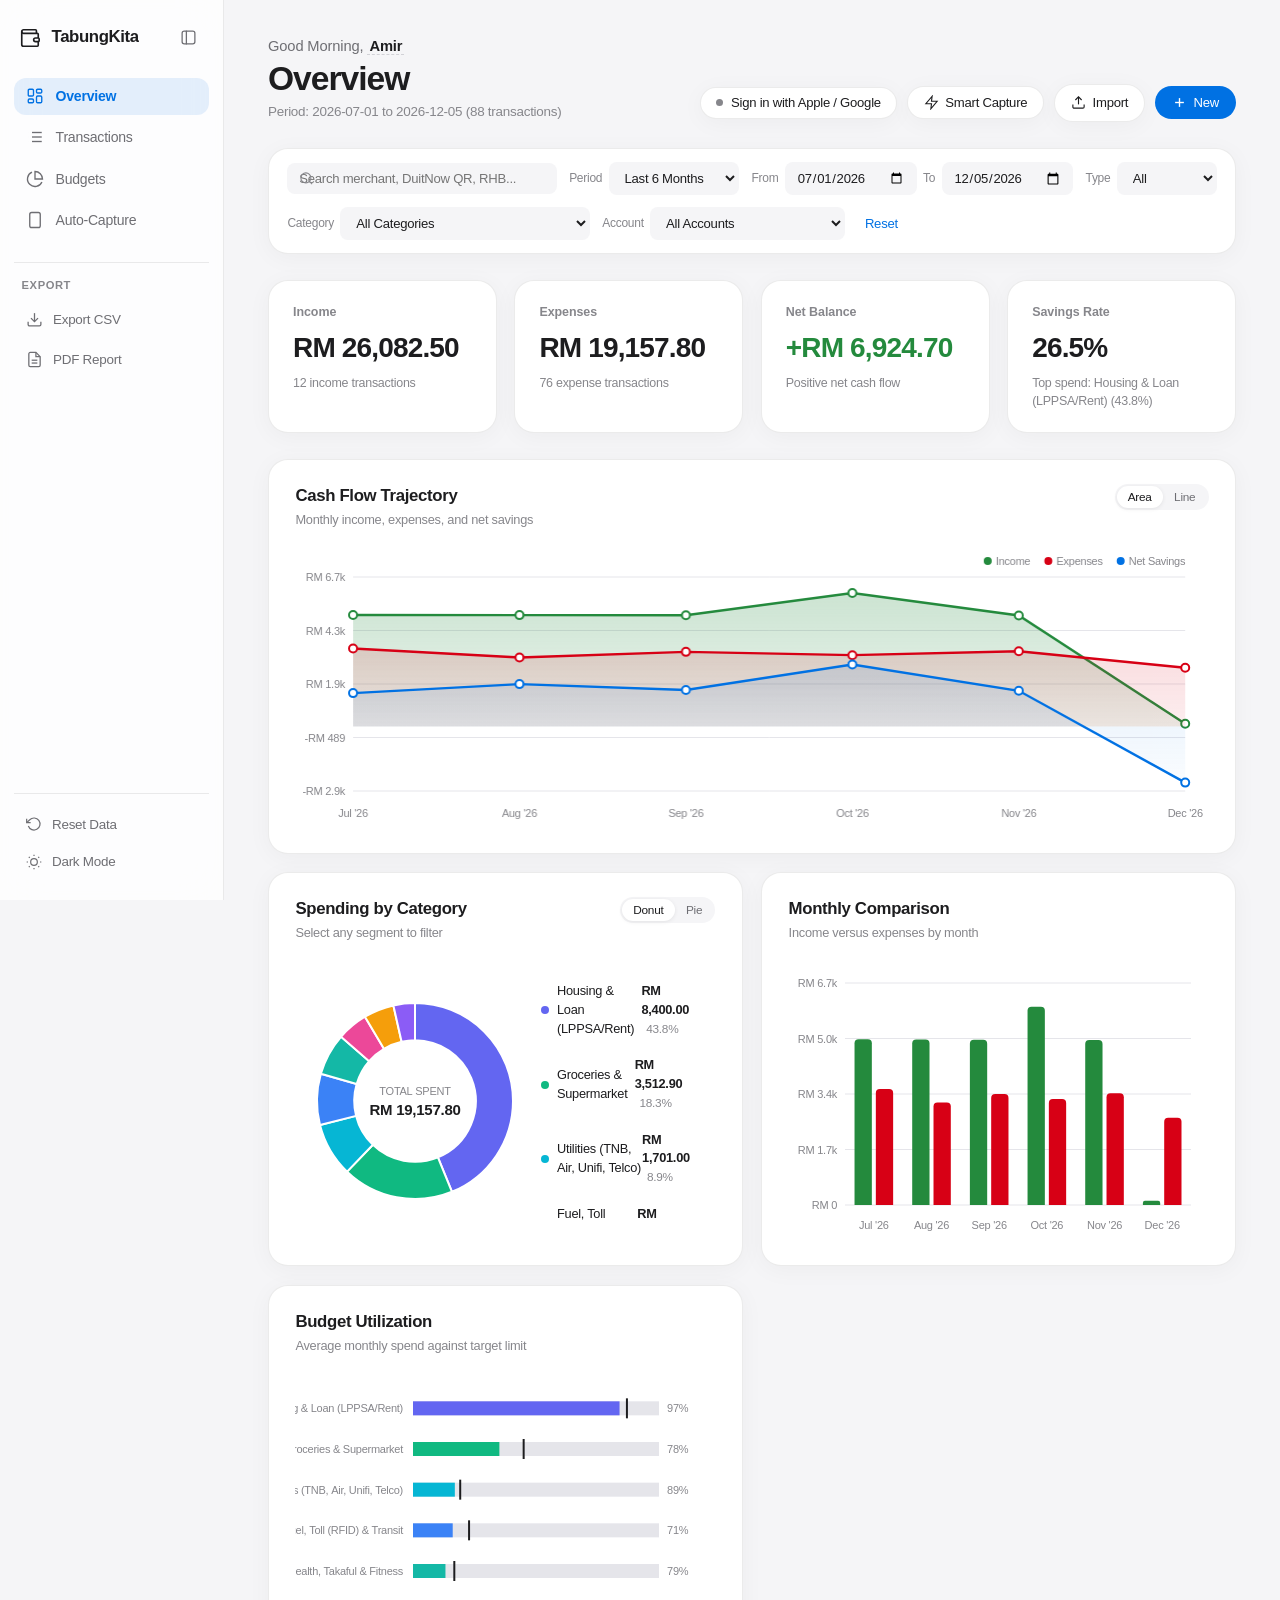
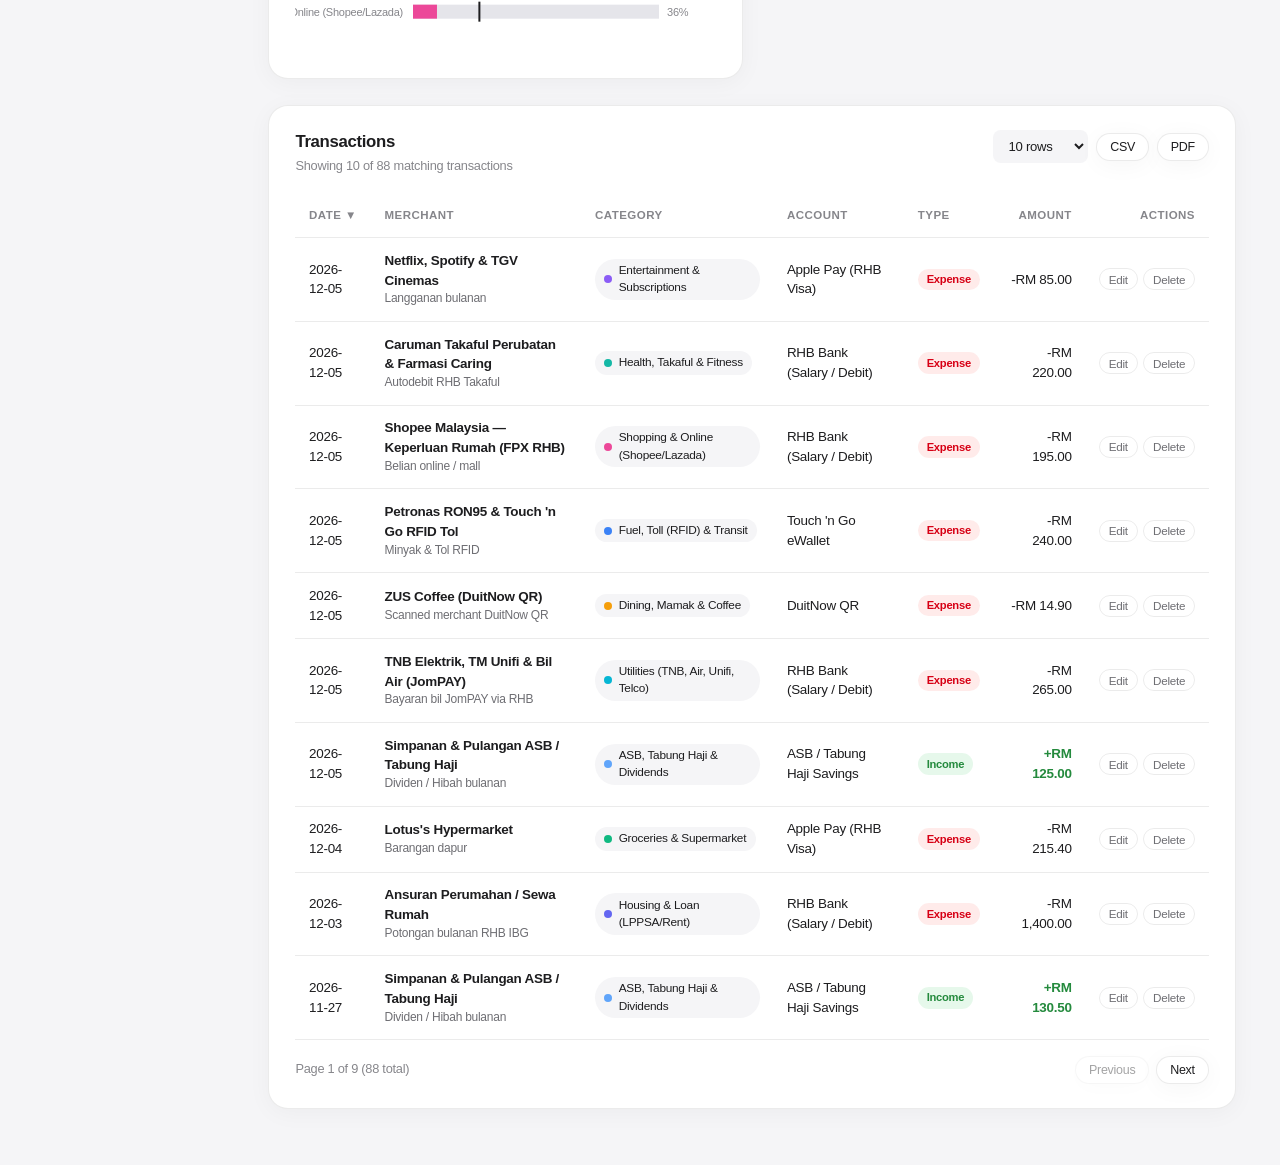
<file: finance-dashboard/index.html>
<!DOCTYPE html>
<html lang="en">
<head>
  <meta charset="UTF-8" />
  <meta name="viewport" content="width=device-width, initial-scale=1.0, viewport-fit=cover" />
  <meta name="apple-mobile-web-app-capable" content="yes" />
  <meta name="apple-mobile-web-app-status-bar-style" content="default" />
  <meta name="apple-mobile-web-app-title" content="TabungKita" />
  <link rel="manifest" href="manifest.json" />
  <title>TabungKita</title>
  <script>
    (function () {
      try {
        var saved = localStorage.getItem('tabungkita_theme_pref_v1');
        var prefersDark = window.matchMedia && window.matchMedia('(prefers-color-scheme: dark)').matches;
        var theme = (saved === 'dark' || saved === 'light') ? saved : (prefersDark ? 'dark' : 'light');
        document.documentElement.setAttribute('data-theme', theme);
      } catch (e) {
        document.documentElement.setAttribute('data-theme', 'light');
      }
    })();
  </script>
  <link rel="icon" type="image/svg+xml" href="data:image/svg+xml,%3Csvg xmlns='http://www.w3.org/2000/svg' viewBox='0 0 24 24' fill='none' stroke='%231d1d1f' stroke-width='1.8' stroke-linecap='round' stroke-linejoin='round'%3E%3Cpath d='M19 7V4a1 1 0 0 0-1-1H5a2 2 0 0 0 0 4h15a1 1 0 0 1 1 1v4h-3a2 2 0 0 0 0 4h3a1 1 0 0 0 1-1v-2a1 1 0 0 0-1-1'/%3E%3Cpath d='M3 5v14a2 2 0 0 0 2 2h15a1 1 0 0 0 1-1v-4'/%3E%3C/svg%3E" />
  <link rel="stylesheet" href="css/styles.css" />
</head>
<body>
  <div class="app-shell" id="appShell">
    <!-- Collapsible Minimalist Apple-Style Sidebar -->
    <aside class="sidebar" id="sidebar">
      <div class="sidebar-top">
        <div class="brand" title="TabungKita">
          <div class="brand-logo" aria-hidden="true">
            <svg viewBox="0 0 24 24" width="22" height="22" fill="none" stroke="currentColor" stroke-width="1.8" stroke-linecap="round" stroke-linejoin="round">
              <path d="M19 7V4a1 1 0 0 0-1-1H5a2 2 0 0 0 0 4h15a1 1 0 0 1 1 1v4h-3a2 2 0 0 0 0 4h3a1 1 0 0 0 1-1v-2a1 1 0 0 0-1-1" />
              <path d="M3 5v14a2 2 0 0 0 2 2h15a1 1 0 0 0 1-1v-4" />
            </svg>
          </div>
          <span class="brand-name nav-text">TabungKita</span>
        </div>

        <button class="sidebar-toggle-btn" id="btnSidebarToggle" title="Toggle Sidebar" aria-label="Toggle Sidebar">
          <svg viewBox="0 0 24 24" width="17" height="17" fill="none" stroke="currentColor" stroke-width="1.8" stroke-linecap="round" stroke-linejoin="round">
            <rect x="3" y="3" width="18" height="18" rx="3" />
            <line x1="9" y1="3" x2="9" y2="21" />
          </svg>
        </button>

        <!-- Mobile-Only Header Utilities -->
        <div class="mobile-top-actions">
          <button class="sidebar-toggle-btn" id="btnMobileThemeToggle" title="Switch Appearance" aria-label="Switch Appearance">
            <svg viewBox="0 0 24 24" width="17" height="17" fill="none" stroke="currentColor" stroke-width="1.8"><circle cx="12" cy="12" r="5"/><line x1="12" y1="1" x2="12" y2="3"/><line x1="12" y1="21" x2="12" y2="23"/><line x1="4.22" y1="4.22" x2="5.64" y2="5.64"/><line x1="18.36" y1="18.36" x2="19.78" y2="19.78"/><line x1="1" y1="12" x2="3" y2="12"/><line x1="21" y1="12" x2="23" y2="12"/><line x1="4.22" y1="19.78" x2="5.64" y2="18.36"/><line x1="18.36" y1="5.64" x2="19.78" y2="4.22"/></svg>
          </button>
        </div>
      </div>

      <nav class="side-nav" aria-label="Main Navigation">
        <button class="nav-item active" data-view="dashboard" title="Overview">
          <svg viewBox="0 0 24 24" width="18" height="18" fill="none" stroke="currentColor" stroke-width="1.8"><rect x="3" y="3" width="7" height="9" rx="1.5"/><rect x="14" y="3" width="7" height="5" rx="1.5"/><rect x="14" y="12" width="7" height="9" rx="1.5"/><rect x="3" y="16" width="7" height="5" rx="1.5"/></svg>
          <span class="nav-text">Overview</span>
        </button>
        <button class="nav-item" data-view="transactions" title="Transactions">
          <svg viewBox="0 0 24 24" width="18" height="18" fill="none" stroke="currentColor" stroke-width="1.8"><line x1="8" y1="6" x2="21" y2="6"/><line x1="8" y1="12" x2="21" y2="12"/><line x1="8" y1="18" x2="21" y2="18"/><line x1="3" y1="6" x2="3.01" y2="6"/><line x1="3" y1="12" x2="3.01" y2="12"/><line x1="3" y1="18" x2="3.01" y2="18"/></svg>
          <span class="nav-text">Transactions</span>
        </button>
        <button class="nav-item" data-view="budgets" title="Budgets">
          <svg viewBox="0 0 24 24" width="18" height="18" fill="none" stroke="currentColor" stroke-width="1.8"><path d="M21.21 15.89A10 10 0 1 1 8 2.83"/><path d="M22 12A10 10 0 0 0 12 2v10z"/></svg>
          <span class="nav-text">Budgets</span>
        </button>
        <button class="nav-item" data-view="sync" title="Auto-Capture & Sync">
          <svg viewBox="0 0 24 24" width="18" height="18" fill="none" stroke="currentColor" stroke-width="1.8"><rect x="5" y="2" width="14" height="20" rx="2.5" ry="2.5"/><line x1="12" y1="18" x2="12.01" y2="18"/></svg>
          <span class="nav-text">Auto-Capture</span>
        </button>
      </nav>

      <div class="sidebar-section">
        <div class="sidebar-label nav-text">Export</div>
        <button class="side-action-btn" id="btnExportCSV" title="Export CSV">
          <svg viewBox="0 0 24 24" width="17" height="17" fill="none" stroke="currentColor" stroke-width="1.8"><path d="M21 15v4a2 2 0 0 1-2 2H5a2 2 0 0 1-2-2v-4"/><polyline points="7 10 12 15 17 10"/><line x1="12" y1="15" x2="12" y2="3"/></svg>
          <span class="nav-text">Export CSV</span>
        </button>
        <button class="side-action-btn" id="btnExportPDF" title="PDF Report">
          <svg viewBox="0 0 24 24" width="17" height="17" fill="none" stroke="currentColor" stroke-width="1.8"><path d="M14 2H6a2 2 0 0 0-2 2v16a2 2 0 0 0 2 2h12a2 2 0 0 0 2-2V8z"/><polyline points="14 2 14 8 20 8"/><line x1="16" y1="13" x2="8" y2="13"/><line x1="16" y1="17" x2="8" y2="17"/></svg>
          <span class="nav-text">PDF Report</span>
        </button>
      </div>

      <div class="sidebar-footer">
        <button class="side-util-btn" id="btnResetDemo" title="Reset Sample Data">
          <svg viewBox="0 0 24 24" width="16" height="16" fill="none" stroke="currentColor" stroke-width="1.8"><polyline points="1 4 1 10 7 10"/><path d="M3.51 15a9 9 0 1 0 2.13-9.36L1 10"/></svg>
          <span class="nav-text">Reset Data</span>
        </button>
        <button class="side-util-btn" id="btnThemeToggle" title="Switch Appearance">
          <svg viewBox="0 0 24 24" width="16" height="16" fill="none" stroke="currentColor" stroke-width="1.8"><circle cx="12" cy="12" r="5"/><line x1="12" y1="1" x2="12" y2="3"/><line x1="12" y1="21" x2="12" y2="23"/><line x1="4.22" y1="4.22" x2="5.64" y2="5.64"/><line x1="18.36" y1="18.36" x2="19.78" y2="19.78"/><line x1="1" y1="12" x2="3" y2="12"/><line x1="21" y1="12" x2="23" y2="12"/><line x1="4.22" y1="19.78" x2="5.64" y2="18.36"/><line x1="18.36" y1="5.64" x2="19.78" y2="4.22"/></svg>
          <span class="nav-text" id="themeToggleLabel">Dark Mode</span>
        </button>
      </div>
    </aside>

    <!-- Main Workspace -->
    <main class="main-content">
      <!-- Apple-style Minimalist Header with Salutation & Account Pill -->
      <header class="topbar">
        <div class="topbar-title">
          <p class="salutation">
            <span id="salutationPrefix">Good Afternoon</span>,
            <button type="button" class="nickname-btn" id="btnEditNickname" title="Click to personalize your nickname or account">
              <span id="userNicknameDisplay">Amir</span>
            </button>
          </p>
          <h1 id="pageTitle">Overview</h1>
          <p class="subtitle" id="activeFilterSummary">Showing all transactions</p>
        </div>

        <div class="topbar-actions">
          <!-- Apple / Google Login & Sync Status Pill -->
          <button class="auth-account-pill" id="btnAuthOpen" title="Sign in with Apple or Google for automatic transaction capture">
            <span class="auth-status-dot" id="authStatusDot"></span>
            <span id="authAccountLabel">Sign in with Apple / Google</span>
          </button>

          <button class="btn btn-secondary" id="btnQuickSmartCapture" title="Paste SMS, QR receipt, or e-Penyata Gaji to auto-capture">
            <svg viewBox="0 0 24 24" width="15" height="15" fill="none" stroke="currentColor" stroke-width="1.8"><polygon points="13 2 3 14 12 14 11 22 21 10 12 10 13 2"/></svg>
            <span>Smart Capture</span>
          </button>

          <label class="btn btn-secondary" for="csvImportInput" title="Import transactions from a CSV file">
            <svg viewBox="0 0 24 24" width="15" height="15" fill="none" stroke="currentColor" stroke-width="1.8"><path d="M21 15v4a2 2 0 0 1-2 2H5a2 2 0 0 1-2-2v-4"/><polyline points="17 8 12 3 7 8"/><line x1="12" y1="3" x2="12" y2="15"/></svg>
            <span>Import</span>
            <input type="file" id="csvImportInput" accept=".csv" hidden />
          </label>

          <button class="btn btn-primary" id="btnAddTransaction">
            <svg viewBox="0 0 24 24" width="15" height="15" fill="none" stroke="currentColor" stroke-width="2.2"><line x1="12" y1="5" x2="12" y2="19"/><line x1="5" y1="12" x2="19" y2="12"/></svg>
            <span>New</span>
          </button>
        </div>
      </header>

      <!-- Minimalist Filter Ribbon -->
      <section class="filter-bar" aria-label="Data Filters">
        <div class="filter-group search-group">
          <svg class="search-icon" viewBox="0 0 24 24" width="15" height="15" fill="none" stroke="currentColor" stroke-width="1.8"><circle cx="11" cy="11" r="8"/><line x1="21" y1="21" x2="16.65" y2="16.65"/></svg>
          <input type="search" id="filterSearch" placeholder="Search merchant, DuitNow QR, RHB..." autocomplete="off" />
        </div>

        <div class="filter-group">
          <label for="filterPreset">Period</label>
          <select id="filterPreset">
            <option value="all">All Time</option>
            <option value="30d">Last 30 Days</option>
            <option value="90d">Last 90 Days</option>
            <option value="6m" selected>Last 6 Months</option>
            <option value="ytd">Year to Date</option>
            <option value="12m">Last 12 Months</option>
            <option value="custom">Custom</option>
          </select>
        </div>

        <div class="filter-group date-inputs" id="customDateGroup">
          <label for="filterDateFrom">From</label>
          <input type="date" id="filterDateFrom" />
          <label for="filterDateTo">To</label>
          <input type="date" id="filterDateTo" />
        </div>

        <div class="filter-group">
          <label for="filterType">Type</label>
          <select id="filterType">
            <option value="all">All</option>
            <option value="expense">Expenses</option>
            <option value="income">Income</option>
          </select>
        </div>

        <div class="filter-group">
          <label for="filterCategory">Category</label>
          <select id="filterCategory">
            <option value="all">All Categories</option>
          </select>
        </div>

        <div class="filter-group">
          <label for="filterAccount">Account</label>
          <select id="filterAccount">
            <option value="all">All Accounts</option>
          </select>
        </div>

        <button class="btn-link" id="btnClearFilters" title="Reset filters">Reset</button>
      </section>

      <!-- Apple Bento KPI Cards -->
      <section class="kpi-grid" aria-label="Key Financial Metrics">
        <article class="kpi-card">
          <div class="kpi-header">
            <span class="kpi-label">Income</span>
          </div>
          <div class="kpi-value" id="kpiIncome">RM 0.00</div>
          <div class="kpi-meta" id="kpiIncomeMeta">0 income entries</div>
        </article>

        <article class="kpi-card">
          <div class="kpi-header">
            <span class="kpi-label">Expenses</span>
          </div>
          <div class="kpi-value" id="kpiExpense">RM 0.00</div>
          <div class="kpi-meta" id="kpiExpenseMeta">0 expense entries</div>
        </article>

        <article class="kpi-card">
          <div class="kpi-header">
            <span class="kpi-label">Net Balance</span>
          </div>
          <div class="kpi-value" id="kpiNet">RM 0.00</div>
          <div class="kpi-meta" id="kpiNetMeta">Income minus expenses</div>
        </article>

        <article class="kpi-card">
          <div class="kpi-header">
            <span class="kpi-label">Savings Rate</span>
          </div>
          <div class="kpi-value" id="kpiSavingsRate">0.0%</div>
          <div class="kpi-meta" id="kpiTopCategory">Top expense: —</div>
        </article>
      </section>

      <!-- VIEW 1: OVERVIEW & CHARTS -->
      <div id="viewDashboard" class="view-section active">
        <section class="charts-grid">
          <div class="chart-card chart-wide">
            <div class="card-header">
              <div>
                <h2>Cash Flow Trajectory</h2>
                <p class="card-sub">Monthly income, expenses, and net savings</p>
              </div>
              <div class="chart-mode-pills" id="trendChartTypeToggle">
                <button class="pill active" data-mode="area">Area</button>
                <button class="pill" data-mode="line">Line</button>
              </div>
            </div>
            <div class="canvas-wrap">
              <canvas id="cashFlowAreaChart"></canvas>
            </div>
          </div>

          <div class="chart-card">
            <div class="card-header">
              <div>
                <h2>Spending by Category</h2>
                <p class="card-sub">Select any segment to filter</p>
              </div>
              <div class="chart-mode-pills" id="pieChartTypeToggle">
                <button class="pill active" data-mode="donut">Donut</button>
                <button class="pill" data-mode="pie">Pie</button>
              </div>
            </div>
            <div class="donut-layout">
              <div class="canvas-wrap canvas-donut">
                <canvas id="categoryDonutChart"></canvas>
              </div>
              <div class="donut-legend" id="categoryLegend"></div>
            </div>
          </div>

          <div class="chart-card">
            <div class="card-header">
              <div>
                <h2>Monthly Comparison</h2>
                <p class="card-sub">Income versus expenses by month</p>
              </div>
            </div>
            <div class="canvas-wrap">
              <canvas id="monthlyBarChart"></canvas>
            </div>
          </div>

          <div class="chart-card">
            <div class="card-header">
              <div>
                <h2>Budget Utilization</h2>
                <p class="card-sub">Average monthly spend against target limit</p>
              </div>
            </div>
            <div class="canvas-wrap">
              <canvas id="budgetBarChart"></canvas>
            </div>
          </div>
        </section>
      </div>

      <!-- VIEW 2: TRANSACTIONS LEDGER -->
      <div id="viewTransactions" class="view-section active">
        <section class="table-card">
          <div class="card-header table-header">
            <div>
              <h2>Transactions</h2>
              <p class="card-sub" id="tableCountLabel">Showing 0 transactions</p>
            </div>
            <div class="table-controls">
              <label for="pageSizeSelect" class="sr-only">Rows per page</label>
              <select id="pageSizeSelect" title="Rows per page">
                <option value="10">10 rows</option>
                <option value="25">25 rows</option>
                <option value="50">50 rows</option>
                <option value="100">100 rows</option>
              </select>
              <button class="btn btn-secondary btn-sm" id="btnExportCSVTable">CSV</button>
              <button class="btn btn-secondary btn-sm" id="btnExportPDFTable">PDF</button>
            </div>
          </div>

          <div class="table-responsive">
            <table class="data-table" id="transactionsTable">
              <thead>
                <tr>
                  <th data-sort="date" class="sortable sort-desc">Date <span class="sort-indicator">▼</span></th>
                  <th data-sort="description" class="sortable">Merchant <span class="sort-indicator"></span></th>
                  <th data-sort="category" class="sortable">Category <span class="sort-indicator"></span></th>
                  <th data-sort="account" class="sortable">Account <span class="sort-indicator"></span></th>
                  <th data-sort="type" class="sortable">Type <span class="sort-indicator"></span></th>
                  <th data-sort="amount" class="sortable text-right">Amount <span class="sort-indicator"></span></th>
                  <th class="text-right">Actions</th>
                </tr>
              </thead>
              <tbody id="transactionsTableBody"></tbody>
            </table>
          </div>

          <div class="table-pagination">
            <div class="pagination-info" id="paginationInfo">Page 1 of 1</div>
            <div class="pagination-buttons">
              <button class="btn btn-secondary btn-sm" id="btnPrevPage" disabled>Previous</button>
              <button class="btn btn-secondary btn-sm" id="btnNextPage" disabled>Next</button>
            </div>
          </div>
        </section>
      </div>

      <!-- VIEW 3: BUDGETS & GOALS -->
      <div id="viewBudgets" class="view-section">
        <section class="budgets-card">
          <div class="card-header">
            <div>
              <h2>Monthly Budgets</h2>
              <p class="card-sub">Set target monthly limits per category.</p>
            </div>
          </div>
          <div class="budgets-grid" id="budgetsGrid"></div>
        </section>
      </div>

      <!-- VIEW 4: AUTO-CAPTURE & DEVICE SYNC -->
      <div id="viewSync" class="view-section">
        <div class="sync-hub-grid">
          <!-- Panel 0: JANM -> RHB Bank Silent Salary Auto-Detector -->
          <section class="chart-card sync-wide">
            <div class="card-header">
              <div>
                <h2>JANM → RHB Bank Auto-Salary</h2>
                <p class="card-sub">Automatically credits your monthly <strong>Gaji Bersih</strong> into <strong>RHB Bank</strong> on the official JANM Payday even when RHB sends no SMS notification.</p>
              </div>
              <span class="type-pill type-income" id="janmStatusBadge">Active</span>
            </div>

            <div class="form-row" style="grid-template-columns: repeat(4, 1fr);">
              <div class="form-group">
                <label for="janmNetAmount">Monthly Gaji Bersih (RM)</label>
                <input type="number" id="janmNetAmount" step="0.01" min="100" value="4850.00" />
              </div>
              <div class="form-group">
                <label for="janmScheduleMode">Payday Schedule</label>
                <select id="janmScheduleMode">
                  <option value="janm_official">Official JANM Jadual Gaji (19th–25th)</option>
                  <option value="fixed_day">Fixed Day of Month</option>
                </select>
              </div>
              <div class="form-group">
                <label for="janmFixedDay">Custom Day</label>
                <input type="number" id="janmFixedDay" min="1" max="28" value="24" />
              </div>
              <div class="form-group">
                <label for="janmAutoEnabled">Auto-Post</label>
                <select id="janmAutoEnabled">
                  <option value="true">Automatic</option>
                  <option value="false">Manual Only</option>
                </select>
              </div>
            </div>

            <div style="display:flex;align-items:center;justify-content:space-between;flex-wrap:wrap;gap:0.75rem;margin-top:0.4rem;">
              <div id="janmCurrentMonthInfo" style="font-size:0.84rem;color:var(--text-secondary);">
                Checking JANM → RHB salary status...
              </div>
              <div class="sim-buttons">
                <button class="btn btn-secondary btn-sm" id="btnSaveJANMRule">Save Rule</button>
                <button class="btn btn-primary btn-sm" id="btnPostJANMNow">Credit JANM Salary Now</button>
              </div>
            </div>
          </section>

          <!-- Panel A: Smart SMS / QR Receipt / e-Penyata Gaji Parser -->
          <section class="chart-card sync-wide">
            <div class="card-header">
              <div>
                <h2>Smart Capture (e-Penyata Gaji, DuitNow QR &amp; RHB)</h2>
                <p class="card-sub">Paste text from your JANM e-Penyata Gaji slip, RHB history, DuitNow QR receipts, or Apple Pay alerts.</p>
              </div>
              <div class="table-controls">
                <button class="btn btn-secondary btn-sm" id="btnLoadSampleAlerts">Load Sample Alerts</button>
              </div>
            </div>

            <div class="smart-parser-box">
              <textarea id="smartParserInput" rows="4" placeholder="Paste JANM e-Penyata Gaji text, RHB transaction history, DuitNow QR receipt, or Apple Pay alert here..."></textarea>
              <div class="smart-parser-actions">
                <button class="btn btn-secondary" id="btnParsePreview">Preview</button>
                <button class="btn btn-primary" id="btnCommitParsed" disabled>Add 0 Transactions</button>
              </div>
            </div>

            <div id="smartParserPreviewWrap" class="table-responsive" hidden style="margin-top:1rem;">
              <table class="data-table">
                <thead>
                  <tr>
                    <th>Date</th>
                    <th>Merchant</th>
                    <th>Category</th>
                    <th>Account</th>
                    <th>Type</th>
                    <th class="text-right">Amount (RM)</th>
                  </tr>
                </thead>
                <tbody id="smartParserPreviewBody"></tbody>
              </table>
            </div>
          </section>

          <!-- Panel B: iPhone / Apple ID Integration -->
          <section class="chart-card">
            <div class="card-header">
              <div>
                <h2>iPhone &amp; Apple Wallet Shortcuts</h2>
                <p class="card-sub">Capture Apple Pay taps, DuitNow QR screenshots, and bank SMS alerts automatically.</p>
              </div>
            </div>

            <div class="guide-steps">
              <div class="guide-step">
                <div class="step-badge">1</div>
                <div>
                  <strong>Apple Pay Tap Automation</strong>
                  <p>In iOS <strong>Shortcuts → Automation → Transaction</strong>, send the Wallet merchant and amount to your linked cloud endpoint or open TabungKita.</p>
                </div>
              </div>

              <div class="guide-step">
                <div class="step-badge">2</div>
                <div>
                  <strong>DuitNow QR &amp; RHB Back-Tap OCR</strong>
                  <p>Bind <strong>Take Screenshot → Extract Text → Send to TabungKita</strong> to iPhone <strong>Back Tap</strong> after any QR scan or RHB balance check.</p>
                </div>
              </div>
            </div>

            <div class="simulator-box">
              <div class="sidebar-label" style="padding-left:0;">Quick Test</div>
              <div class="sim-buttons">
                <button class="btn btn-secondary btn-sm" id="btnSimApplePay">Apple Pay (RM 24.90)</button>
                <button class="btn btn-secondary btn-sm" id="btnSimQRPay">DuitNow QR (RM 14.90)</button>
                <button class="btn btn-secondary btn-sm" id="btnSimSalary">JANM Salary (+RM 4,850)</button>
              </div>
            </div>
          </section>

          <!-- Panel C: Google Cloud & Gmail Scanner -->
          <section class="chart-card">
            <div class="card-header">
              <div>
                <h2>Google Cloud &amp; Gmail Sync</h2>
                <p class="card-sub">Sync FPX receipts, JomPAY bills, and iPhone webhooks via your Google account.</p>
              </div>
            </div>

            <div class="form-group">
              <label for="syncWebAppUrl">Google Apps Script Web App URL</label>
              <input type="text" id="syncWebAppUrl" placeholder="https://script.google.com/macros/s/.../exec" />
            </div>

            <div class="form-row">
              <div class="form-group">
                <label for="syncTokenInput">Secret Token (Optional)</label>
                <input type="text" id="syncTokenInput" placeholder="Optional passphrase" />
              </div>
              <div class="form-group">
                <label>Sync Status</label>
                <div id="syncStatusText" style="font-size:0.82rem;color:var(--text-secondary);padding-top:0.5rem;">Not synced yet</div>
              </div>
            </div>

            <div class="sim-buttons" style="margin-top:0.5rem;">
              <button class="btn btn-primary btn-sm" id="btnSyncGoogleNow">Sync Now</button>
              <button class="btn btn-secondary btn-sm" id="btnCopyAppsScript">Apps Script Guide</button>
            </div>
          </section>
        </div>
      </div>
    </main>
  </div>

  <!-- Apple / Google Sign-In & Profile Personalization Modal -->
  <div class="modal-backdrop" id="authModal" hidden>
    <div class="modal-dialog auth-dialog" role="dialog" aria-labelledby="authModalTitle" aria-modal="true">
      <div class="modal-header">
        <h3 id="authModalTitle">Sign in to TabungKita</h3>
        <button class="modal-close" id="btnCloseAuthModal" aria-label="Close">&times;</button>
      </div>

      <p class="auth-lead">
        Link your <strong>Apple Account (iCloud)</strong> or <strong>Google Account</strong> to personalize your greeting and enable automatic transaction capture across your devices.
      </p>

      <div class="oauth-buttons">
        <button type="button" class="oauth-btn oauth-apple" id="btnSignInApple">
          <svg viewBox="0 0 24 24" width="18" height="18" fill="currentColor">
            <path d="M17.05 20.28c-.98.95-2.05.8-3.08.35-1.09-.46-2.09-.48-3.24 0-1.44.62-2.2.44-3.06-.35C2.79 15.25 3.51 7.59 9.05 7.31c1.35.07 2.29.74 3.08.8 1.18-.24 2.31-.93 3.57-.84 1.51.12 2.65.72 3.4 1.8-3.12 1.87-2.38 5.98.48 7.13-.57 1.5-1.31 2.99-2.54 4.09l.01-.01zM12.03 7.25c-.15-2.23 1.66-4.07 3.74-4.25.29 2.58-2.34 4.5-3.74 4.25z"/>
          </svg>
          <span>Continue with Apple</span>
        </button>

        <button type="button" class="oauth-btn oauth-google" id="btnSignInGoogle">
          <svg viewBox="0 0 24 24" width="18" height="18">
            <path fill="#4285F4" d="M21.35 11.1h-9.17v2.73h6.51c-.33 1.81-1.5 3.34-3.2 4.37v3.62h5.18c3.03-2.79 4.78-6.9 4.78-11.72 0-.8-.08-1.57-.22-2.31z"/>
            <path fill="#34A853" d="M12.18 22c4.32 0 7.95-1.43 10.6-3.88l-5.18-3.62c-1.43.96-3.26 1.53-5.42 1.53-4.17 0-7.7-2.81-8.96-6.6H-2.1v3.73C.54 18.4 5.94 22 12.18 22z" transform="translate(0 -0.5)"/>
            <path fill="#FBBC05" d="M3.22 14.93c-.32-.96-.5-1.99-.5-3.05s.18-2.09.5-3.05V5.1H-2.1C-3.18 7.25-3.8 9.68-3.8 11.88s.62 4.63 1.7 6.78l5.32-3.73z" transform="translate(4 0)"/>
            <path fill="#EA4335" d="M12.18 5.38c2.35 0 4.46.81 6.12 2.4l4.59-4.59C20.12.69 16.5 0 12.18 0 5.94 0 .54 3.6-2.1 8.84l5.32 3.73c1.26-3.79 4.79-6.6 8.96-6.6z" transform="translate(0 0.5)"/>
          </svg>
          <span>Continue with Google</span>
        </button>
      </div>

      <div class="auth-divider"><span>Profile &amp; Auto-Capture Settings</span></div>

      <form id="authProfileForm">
        <div class="form-row">
          <div class="form-group">
            <label for="authNicknameInput">Your Nickname (for Greeting)</label>
            <input type="text" id="authNicknameInput" placeholder="e.g., Amir" required />
          </div>
          <div class="form-group">
            <label for="authEmailInput">Linked Apple ID / Google Email</label>
            <input type="email" id="authEmailInput" placeholder="you@icloud.com or you@gmail.com" />
          </div>
        </div>

        <div class="auth-connected-box" id="authConnectedInfo" hidden>
          <div class="auth-connected-title" id="authConnectedBadge">Connected via Apple iCloud</div>
          <p class="auth-connected-sub">Instant Webhook &amp; URL Auto-Capture active for this device.</p>
        </div>

        <div class="modal-actions" style="justify-content: space-between;">
          <button type="button" class="btn-link" id="btnSignOutAccount" hidden>Sign Out</button>
          <div style="display:flex;gap:0.65rem;margin-left:auto;">
            <button type="button" class="btn btn-secondary" id="btnCancelAuthModal">Close</button>
            <button type="submit" class="btn btn-primary">Save Profile</button>
          </div>
        </div>
      </form>
    </div>
  </div>

  <!-- Add / Edit Transaction Modal -->
  <div class="modal-backdrop" id="transactionModal" hidden>
    <div class="modal-dialog" role="dialog" aria-labelledby="modalTitle" aria-modal="true">
      <div class="modal-header">
        <h3 id="modalTitle">New Transaction</h3>
        <button class="modal-close" id="btnCloseModal" aria-label="Close">&times;</button>
      </div>
      <form id="transactionForm">
        <input type="hidden" id="txId" />
        <div class="form-row">
          <div class="form-group">
            <label for="txType">Type</label>
            <select id="txType" required>
              <option value="expense">Expense (-)</option>
              <option value="income">Income (+)</option>
            </select>
          </div>
          <div class="form-group">
            <label for="txDate">Date</label>
            <input type="date" id="txDate" required />
          </div>
        </div>

        <div class="form-row">
          <div class="form-group">
            <label for="txAmount">Amount (RM)</label>
            <input type="number" id="txAmount" step="0.01" min="0.01" placeholder="0.00" required />
          </div>
          <div class="form-group">
            <label for="txCategory">Category</label>
            <select id="txCategory" required></select>
          </div>
        </div>

        <div class="form-row">
          <div class="form-group">
            <label for="txDescription">Merchant / Description</label>
            <input type="text" id="txDescription" placeholder="e.g., ZUS Coffee DuitNow QR, JANM Gaji Bersih" required />
          </div>
          <div class="form-group">
            <label for="txAccount">Account</label>
            <select id="txAccount" required>
              <option value="RHB Bank (Salary / Debit)">RHB Bank (Salary / Debit)</option>
              <option value="DuitNow QR">DuitNow QR</option>
              <option value="Touch 'n Go eWallet">Touch 'n Go eWallet</option>
              <option value="Apple Pay (RHB Visa)">Apple Pay (RHB Visa)</option>
              <option value="Maybank / MAE">Maybank / MAE</option>
              <option value="Credit Card">Credit Card</option>
              <option value="ASB / Tabung Haji Savings">ASB / Tabung Haji Savings</option>
              <option value="Cash Wallet">Cash Wallet</option>
            </select>
          </div>
        </div>

        <div class="form-group">
          <label for="txNotes">Notes (Optional)</label>
          <input type="text" id="txNotes" placeholder="Optional memo or tag" />
        </div>

        <div class="modal-actions">
          <button type="button" class="btn btn-secondary" id="btnCancelModal">Cancel</button>
          <button type="submit" class="btn btn-primary">Save</button>
        </div>
      </form>
    </div>
  </div>

  <!-- Interactive Chart Tooltip -->
  <div id="chartTooltip" class="chart-tooltip" hidden></div>

  <!-- Toast Notification Container -->
  <div id="toastContainer" class="toast-container" aria-live="polite"></div>

  <!-- Printable PDF Report Container -->
  <div id="printReportContainer" class="print-report" aria-hidden="true"></div>

  <script src="js/data.js"></script>
  <script src="js/charts.js"></script>
  <script src="js/export.js"></script>
  <script src="js/sync.js"></script>
  <script src="js/app.js"></script>
</body>
</html>
</file>
<file: css/styles.css>
:root,
[data-theme="light"] {
  --font-sf: -apple-system, BlinkMacSystemFont, "Segoe UI", sans-serif;
  --bg-body: #F5F5F7;
  --bg-sidebar: rgba(255, 255, 255, 0.88);
  --bg-card: #FFFFFF;
  --bg-card-hover: #FBFBFC;
  --bg-input: #EFEFF4;
  --bg-input-focus: #FFFFFF;
  --border-color: #E5E5EA;
  --border-strong: #D1D1D6;
  --text-primary: #1D1D1F;
  --text-secondary: #6E6E73;
  --text-muted: #8E8E93;
  --navy-primary: #142B4A;
  --navy-secondary: #1E3A5F;
  --navy-soft: rgba(20, 43, 74, 0.08);
  --accent-primary: #142B4A;
  --accent-hover: #1E3A5F;
  --accent-soft: rgba(20, 43, 74, 0.08);
  --accent-blue: #0071E3;
  --accent-blue-soft: rgba(0, 113, 227, 0.1);
  --color-income: #248A3D;
  --color-income-soft: rgba(36, 138, 61, 0.12);
  --color-expense: #D70015;
  --color-expense-soft: rgba(215, 0, 21, 0.1);
  --color-net: #142B4A;
  --shadow-card: 0 1px 3px rgba(0, 0, 0, 0.04), 0 4px 14px rgba(0, 0, 0, 0.03);
  --shadow-modal: 0 20px 48px rgba(0, 0, 0, 0.14);
  --radius-lg: 16px;
  --radius-md: 10px;
  --radius-sm: 8px;
  --radius-pill: 980px;
}

[data-theme="dark"] {
  --font-sf: -apple-system, BlinkMacSystemFont, "Segoe UI", sans-serif;
  --bg-body: #0B131E;
  --bg-sidebar: rgba(15, 25, 39, 0.9);
  --bg-card: #152238;
  --bg-card-hover: #1B2B44;
  --bg-input: #1C2D47;
  --bg-input-focus: #223756;
  --border-color: rgba(255, 255, 255, 0.08);
  --border-strong: rgba(255, 255, 255, 0.18);
  --text-primary: #F5F5F7;
  --text-secondary: #94A3B8;
  --text-muted: #64748B;
  --navy-primary: #1E3A5F;
  --navy-secondary: #274C77;
  --navy-soft: rgba(30, 58, 95, 0.45);
  --accent-primary: #1E3A5F;
  --accent-hover: #274C77;
  --accent-soft: rgba(30, 58, 95, 0.4);
  --accent-blue: #2997FF;
  --accent-blue-soft: rgba(41, 151, 255, 0.18);
  --color-income: #30D158;
  --color-income-soft: rgba(48, 209, 88, 0.16);
  --color-expense: #FF453A;
  --color-expense-soft: rgba(255, 69, 58, 0.16);
  --color-net: #2997FF;
  --shadow-card: 0 2px 10px rgba(0, 0, 0, 0.35);
  --shadow-modal: 0 24px 60px rgba(0, 0, 0, 0.7);
}

* {
  box-sizing: border-box;
  margin: 0;
  padding: 0;
  -webkit-tap-highlight-color: transparent;
}

html,
body {
  width: 100%;
  max-width: 100vw;
  overflow-x: hidden;
  font-family: var(--font-sf);
  background-color: var(--bg-body);
  color: var(--text-primary);
  line-height: 1.45;
  font-weight: 400;
  letter-spacing: -0.015em;
  min-height: 100vh;
  -webkit-font-smoothing: antialiased;
}

button,
input,
select,
textarea {
  font-family: var(--font-sf);
  letter-spacing: inherit;
}

/* App Shell & Collapsible Sidebar */
.app-shell {
  display: grid;
  grid-template-columns: 220px minmax(0, 1fr);
  min-height: 100vh;
  width: 100%;
  transition: grid-template-columns 0.25s cubic-bezier(0.25, 1, 0.5, 1);
}

.app-shell.sidebar-collapsed {
  grid-template-columns: 68px minmax(0, 1fr);
}

.sidebar {
  background-color: var(--bg-sidebar);
  backdrop-filter: saturate(180%) blur(20px);
  -webkit-backdrop-filter: saturate(180%) blur(20px);
  border-right: 1px solid var(--border-color);
  padding: 1.25rem 0.8rem;
  display: flex;
  flex-direction: column;
  gap: 1.4rem;
  position: sticky;
  top: 0;
  height: 100vh;
  z-index: 50;
  overflow: hidden;
}

.sidebar-top {
  display: flex;
  align-items: center;
  justify-content: space-between;
  padding: 0 0.35rem;
  min-height: 32px;
}

.brand {
  display: flex;
  align-items: center;
  gap: 0.6rem;
  overflow: hidden;
  white-space: nowrap;
}

/* Minimalist Wallet Icon with NO background */
.brand-logo {
  background: none !important;
  border: none !important;
  box-shadow: none !important;
  color: var(--text-primary);
  display: inline-flex;
  align-items: center;
  justify-content: center;
  flex-shrink: 0;
}

.brand-name {
  font-size: 1.08rem;
  font-weight: 600;
  letter-spacing: -0.025em;
  color: var(--text-primary);
}

.sidebar-toggle-btn {
  background: transparent;
  border: none;
  color: var(--text-secondary);
  width: 32px;
  height: 32px;
  border-radius: var(--radius-sm);
  display: inline-flex;
  align-items: center;
  justify-content: center;
  cursor: pointer;
  flex-shrink: 0;
}

.sidebar-toggle-btn:hover {
  background-color: var(--bg-input);
  color: var(--text-primary);
}

/* Collapsed Icon-Only Sidebar State */
.app-shell.sidebar-collapsed .sidebar {
  padding: 1.25rem 0.55rem;
}

.app-shell.sidebar-collapsed .sidebar-top {
  flex-direction: column;
  gap: 0.75rem;
  padding: 0;
}

.app-shell.sidebar-collapsed .nav-text {
  display: none !important;
}

.app-shell.sidebar-collapsed .nav-item,
.app-shell.sidebar-collapsed .side-action-btn,
.app-shell.sidebar-collapsed .side-util-btn {
  justify-content: center;
  padding: 0.65rem 0;
}

/* Navigation Items */
.side-nav {
  display: flex;
  flex-direction: column;
  gap: 0.25rem;
}

.nav-item {
  display: flex;
  align-items: center;
  gap: 0.75rem;
  width: 100%;
  padding: 0.62rem 0.75rem;
  border: none;
  border-radius: var(--radius-md);
  background: transparent;
  color: var(--text-secondary);
  font-size: 0.9rem;
  font-weight: 500;
  cursor: pointer;
  transition: all 0.15s ease;
  text-align: left;
  white-space: nowrap;
}

.nav-item svg,
.side-action-btn svg,
.side-util-btn svg {
  flex-shrink: 0;
}

.nav-item:hover {
  background-color: var(--bg-input);
  color: var(--text-primary);
}

.nav-item.active {
  background-color: var(--navy-soft);
  color: var(--navy-primary);
  font-weight: 600;
}

[data-theme="dark"] .nav-item.active {
  background-color: var(--navy-soft);
  color: #93C5FD;
}

.sidebar-section {
  display: flex;
  flex-direction: column;
  gap: 0.3rem;
  padding-top: 0.85rem;
  border-top: 1px solid var(--border-color);
}

.sidebar-label {
  font-size: 0.7rem;
  font-weight: 600;
  text-transform: uppercase;
  letter-spacing: 0.05em;
  color: var(--text-muted);
  padding: 0 0.5rem 0.2rem;
}

.side-action-btn,
.side-util-btn {
  display: flex;
  align-items: center;
  gap: 0.65rem;
  width: 100%;
  padding: 0.55rem 0.75rem;
  border: none;
  border-radius: var(--radius-md);
  background: transparent;
  color: var(--text-secondary);
  font-size: 0.85rem;
  font-weight: 500;
  cursor: pointer;
  white-space: nowrap;
}

.side-action-btn:hover,
.side-util-btn:hover {
  background-color: var(--bg-input);
  color: var(--text-primary);
}

.sidebar-footer {
  margin-top: auto;
  display: flex;
  flex-direction: column;
  gap: 0.25rem;
  padding-top: 0.85rem;
  border-top: 1px solid var(--border-color);
}

.mobile-top-actions {
  display: none;
}

/* Main Workspace */
.main-content {
  padding: 2rem 2.5rem 3.5rem;
  max-width: 1380px;
  width: 100%;
  min-width: 0;
  margin: 0 auto;
  display: flex;
  flex-direction: column;
  gap: 1.25rem;
}

/* Topbar */
.topbar {
  display: flex;
  align-items: center;
  justify-content: space-between;
  flex-wrap: wrap;
  gap: 1rem;
}

.topbar-title h1 {
  font-size: 1.9rem;
  font-weight: 700;
  letter-spacing: -0.03em;
  line-height: 1.15;
}

.subtitle {
  font-size: 0.84rem;
  color: var(--text-muted);
  margin-top: 0.15rem;
}

.topbar-actions {
  display: flex;
  align-items: center;
  gap: 0.55rem;
}

/* Buttons */
.btn {
  display: inline-flex;
  align-items: center;
  justify-content: center;
  gap: 0.4rem;
  padding: 0.52rem 1rem;
  border-radius: var(--radius-pill);
  font-size: 0.84rem;
  font-weight: 500;
  cursor: pointer;
  border: 1px solid transparent;
  transition: all 0.15s ease;
  white-space: nowrap;
}

.btn-primary {
  background-color: var(--accent-primary);
  color: #ffffff;
}

.btn-primary:hover {
  background-color: var(--accent-hover);
}

.btn-secondary {
  background-color: var(--bg-card);
  color: var(--text-primary);
  border-color: var(--border-color);
  box-shadow: var(--shadow-card);
}

.btn-secondary:hover {
  background-color: var(--bg-card-hover);
  border-color: var(--border-strong);
}

.btn-sm {
  padding: 0.38rem 0.8rem;
  font-size: 0.78rem;
}

.btn:disabled {
  opacity: 0.4;
  cursor: not-allowed;
}

.btn-link {
  background: none;
  border: none;
  color: var(--accent-primary);
  font-size: 0.84rem;
  font-weight: 500;
  cursor: pointer;
  padding: 0.35rem 0.5rem;
}

/* Filter Bar */
.filter-bar {
  background-color: var(--bg-card);
  border: 1px solid var(--border-color);
  border-radius: var(--radius-lg);
  padding: 0.75rem 1rem;
  display: flex;
  flex-wrap: wrap;
  align-items: center;
  gap: 0.65rem;
  box-shadow: var(--shadow-card);
}

.filter-primary-row {
  display: flex;
  align-items: center;
  gap: 0.6rem;
  flex: 1 1 320px;
}

.filter-secondary-row {
  display: flex;
  align-items: center;
  flex-wrap: wrap;
  gap: 0.6rem;
}

.filter-drawer-toggle {
  display: none;
}

.filter-group {
  display: flex;
  align-items: center;
  gap: 0.4rem;
}

.date-inputs[hidden] {
  display: none !important;
}

.date-sep {
  font-size: 0.78rem;
  color: var(--text-muted);
}

.search-group {
  flex: 1 1 200px;
  position: relative;
}

.search-icon {
  position: absolute;
  left: 0.75rem;
  color: var(--text-muted);
  pointer-events: none;
}

.search-group input {
  width: 100%;
  padding-left: 2.2rem;
}

input[type="search"],
input[type="text"],
input[type="email"],
input[type="number"],
input[type="date"],
select {
  background-color: var(--bg-input);
  border: 1px solid transparent;
  border-radius: var(--radius-sm);
  color: var(--text-primary);
  padding: 0.48rem 0.72rem;
  font-size: 0.84rem;
  outline: none;
  min-width: 0;
}

input:focus,
select:focus {
  border-color: var(--navy-primary);
  background-color: var(--bg-card);
}

/* Home Screen Layout */
.home-screen-layout {
  display: flex;
  flex-direction: column;
  gap: 1.15rem;
  width: 100%;
}

.home-hero-card {
  background-color: var(--bg-card);
  border: 1px solid var(--border-color);
  border-radius: var(--radius-lg);
  padding: 1.5rem 1.65rem;
  box-shadow: var(--shadow-card);
  display: flex;
  flex-direction: column;
  gap: 1.1rem;
}

.home-hero-header {
  display: flex;
  align-items: center;
  justify-content: space-between;
}

.home-balance-label {
  font-size: 0.8rem;
  font-weight: 600;
  text-transform: uppercase;
  letter-spacing: 0.06em;
  color: var(--text-muted);
}

.home-period-tag {
  font-size: 0.72rem;
  font-weight: 500;
  padding: 0.2rem 0.55rem;
  border-radius: var(--radius-pill);
  background: var(--navy-soft);
  color: var(--navy-primary);
}

[data-theme="dark"] .home-period-tag {
  color: #93c5fd;
}

.home-balance-amount {
  font-size: 2.5rem;
  font-weight: 700;
  letter-spacing: -0.04em;
  color: var(--text-primary);
  line-height: 1.05;
}

.home-flow-row {
  display: flex;
  align-items: center;
  justify-content: space-between;
  background-color: var(--bg-input);
  border-radius: var(--radius-md);
  padding: 0.85rem 1.1rem;
  gap: 0.8rem;
}

.home-flow-item {
  display: flex;
  flex-direction: column;
  gap: 0.15rem;
  flex: 1;
}

.home-flow-label {
  font-size: 0.74rem;
  color: var(--text-muted);
  font-weight: 500;
}

.home-flow-value {
  font-size: 1.05rem;
  font-weight: 700;
  letter-spacing: -0.02em;
  color: var(--text-primary);
}

.home-flow-value.income {
  color: var(--color-income);
}

.home-flow-value.expense {
  color: var(--color-expense);
}

.home-flow-sep {
  width: 1px;
  height: 28px;
  background-color: var(--border-color);
}

.home-hero-action {
  margin-top: 0.2rem;
}

.btn-hero-add {
  width: 100%;
  padding: 0.82rem 1.25rem;
  font-size: 0.95rem;
  font-weight: 600;
  border-radius: var(--radius-pill);
  background-color: var(--navy-primary);
  color: #ffffff;
  display: flex;
  align-items: center;
  justify-content: center;
  gap: 0.5rem;
  cursor: pointer;
  transition: all 0.15s ease;
  box-shadow: 0 2px 8px rgba(20, 43, 74, 0.2);
  border: none;
}

.btn-hero-add:hover {
  background-color: var(--navy-secondary);
}

.home-card {
  padding: 1.35rem 1.45rem;
}

.home-today-list {
  display: flex;
  flex-direction: column;
  gap: 0.4rem;
}

.home-empty-today {
  display: flex;
  flex-direction: column;
  align-items: center;
  justify-content: center;
  text-align: center;
  padding: 1.8rem 1rem;
  color: var(--text-muted);
  gap: 0.6rem;
  border: 1px dashed var(--border-color);
  border-radius: var(--radius-md);
}

.home-empty-text {
  font-size: 0.88rem;
  color: var(--text-secondary);
}

/* Compact Monthly Spending / Budgets Summary on Home */
.home-budget-summary {
  display: flex;
  flex-direction: column;
  gap: 0.8rem;
}

.home-budget-row {
  display: flex;
  flex-direction: column;
  gap: 0.35rem;
}

.home-budget-info {
  display: flex;
  align-items: center;
  justify-content: space-between;
  font-size: 0.82rem;
}

.home-budget-cat {
  display: flex;
  align-items: center;
  gap: 0.45rem;
  font-weight: 500;
  color: var(--text-primary);
}

.home-budget-amounts {
  color: var(--text-secondary);
  font-size: 0.78rem;
}

.home-budget-amounts strong {
  color: var(--text-primary);
}

.home-budget-track {
  width: 100%;
  height: 6px;
  background-color: var(--bg-input);
  border-radius: var(--radius-pill);
  overflow: hidden;
}

.home-budget-fill {
  height: 100%;
  border-radius: var(--radius-pill);
  transition: width 0.3s ease;
}

.home-budget-footer {
  margin-top: 0.3rem;
  padding-top: 0.75rem;
  border-top: 1px solid var(--border-color);
  display: flex;
  align-items: center;
  justify-content: space-between;
  font-size: 0.8rem;
  color: var(--text-muted);
}

.home-shortcuts-row {
  display: grid;
  grid-template-columns: 1fr 1fr;
  gap: 0.85rem;
}

.home-shortcut-btn {
  background-color: var(--bg-card);
  border: 1px solid var(--border-color);
  border-radius: var(--radius-md);
  padding: 0.75rem 1rem;
  display: flex;
  align-items: center;
  justify-content: center;
  gap: 0.5rem;
  font-size: 0.84rem;
  font-weight: 500;
  color: var(--text-primary);
  cursor: pointer;
  transition: all 0.15s ease;
}

.home-shortcut-btn:hover {
  background-color: var(--bg-card-hover);
  border-color: var(--border-strong);
}

/* Fast Expense Entry Modal Styles */
.type-segment-control {
  display: grid;
  grid-template-columns: 1fr 1fr;
  background-color: var(--bg-input);
  border-radius: var(--radius-pill);
  padding: 3px;
  gap: 3px;
  margin-bottom: 0.85rem;
}

.segment-pill {
  border: none;
  background: transparent;
  color: var(--text-secondary);
  font-size: 0.84rem;
  font-weight: 500;
  padding: 0.45rem 0.5rem;
  border-radius: var(--radius-pill);
  cursor: pointer;
  transition: all 0.15s ease;
  text-align: center;
}

.segment-pill.active {
  background-color: var(--bg-card);
  color: var(--text-primary);
  box-shadow: 0 1px 3px rgba(0, 0, 0, 0.08);
  font-weight: 600;
}

.hero-amount-entry {
  display: flex;
  align-items: center;
  justify-content: center;
  background-color: var(--bg-input);
  border-radius: var(--radius-md);
  padding: 0.75rem 1.15rem;
  gap: 0.5rem;
  margin-bottom: 0.85rem;
  border: 1.5px solid transparent;
  transition: all 0.15s ease;
}

.hero-amount-entry:focus-within {
  border-color: var(--navy-primary);
  background-color: var(--bg-card);
  box-shadow: 0 0 0 3px rgba(20, 43, 74, 0.1);
}

.hero-currency-prefix {
  font-size: 1.45rem;
  font-weight: 700;
  color: var(--text-muted);
}

.hero-amount-entry input {
  background: transparent !important;
  border: none !important;
  font-size: 2.2rem !important;
  font-weight: 700 !important;
  color: var(--text-primary) !important;
  padding: 0 !important;
  width: 100%;
  outline: none;
  letter-spacing: -0.03em;
}

.quick-category-container {
  margin-bottom: 0.85rem;
}

.quick-category-chips {
  display: flex;
  flex-wrap: wrap;
  gap: 0.38rem;
}

.cat-chip {
  background-color: var(--bg-input);
  border: 1px solid transparent;
  color: var(--text-secondary);
  font-size: 0.78rem;
  font-weight: 500;
  padding: 0.34rem 0.65rem;
  border-radius: var(--radius-pill);
  cursor: pointer;
  transition: all 0.12s ease;
  white-space: nowrap;
}

.cat-chip:hover {
  background-color: var(--bg-card-hover);
  color: var(--text-primary);
}

.cat-chip.active {
  background-color: var(--navy-primary);
  color: #ffffff;
  font-weight: 600;
}

[data-theme="dark"] .cat-chip.active {
  background-color: #254B78;
}

.label-optional {
  font-weight: 400;
  color: var(--text-muted);
  font-size: 0.74rem;
}

.btn-save-action {
  font-weight: 600;
  padding: 0.65rem 1.5rem;
}

/* Bento KPI Grid */
.kpi-grid {
  display: grid;
  grid-template-columns: repeat(4, minmax(0, 1fr));
  gap: 1rem;
}

.kpi-card {
  background-color: var(--bg-card);
  border: 1px solid var(--border-color);
  border-radius: var(--radius-lg);
  padding: 1.25rem 1.35rem;
  box-shadow: var(--shadow-card);
  display: flex;
  flex-direction: column;
  gap: 0.28rem;
  min-width: 0;
}

.kpi-label {
  font-size: 0.78rem;
  font-weight: 500;
  color: var(--text-muted);
}

.kpi-value {
  font-size: 1.6rem;
  font-weight: 700;
  letter-spacing: -0.03em;
  color: var(--text-primary);
  white-space: nowrap;
  overflow: hidden;
  text-overflow: ellipsis;
}

.kpi-val-income {
  color: var(--color-income);
}

.kpi-meta {
  font-size: 0.76rem;
  color: var(--text-muted);
  white-space: nowrap;
  overflow: hidden;
  text-overflow: ellipsis;
}

/* View Sections */
.view-section {
  display: none;
  min-width: 0;
}

.view-section.active {
  display: block;
}

/* Bento Charts Grid */
.charts-grid {
  display: grid;
  grid-template-columns: repeat(2, minmax(0, 1fr));
  gap: 1.1rem;
}

.chart-card,
.table-card,
.budgets-card {
  background-color: var(--bg-card);
  border: 1px solid var(--border-color);
  border-radius: var(--radius-lg);
  padding: 1.35rem 1.45rem;
  box-shadow: var(--shadow-card);
  min-width: 0;
  overflow: hidden;
}

.chart-wide {
  grid-column: span 2;
}

.card-header {
  display: flex;
  align-items: flex-start;
  justify-content: space-between;
  gap: 0.75rem;
  margin-bottom: 1rem;
}

.card-header h2 {
  font-size: 1.02rem;
  font-weight: 600;
  letter-spacing: -0.02em;
}

.card-sub {
  font-size: 0.78rem;
  color: var(--text-muted);
  margin-top: 0.1rem;
}

.chart-mode-pills {
  display: inline-flex;
  background: var(--bg-input);
  border-radius: var(--radius-pill);
  padding: 2px;
  flex-shrink: 0;
}

.pill {
  border: none;
  background: transparent;
  color: var(--text-secondary);
  font-size: 0.74rem;
  font-weight: 500;
  padding: 0.25rem 0.65rem;
  border-radius: var(--radius-pill);
  cursor: pointer;
}

.pill.active {
  background: var(--bg-card);
  color: var(--text-primary);
  box-shadow: 0 1px 4px rgba(0, 0, 0, 0.08);
}

.canvas-wrap {
  position: relative;
  width: 100%;
  height: 260px;
}

.donut-layout {
  display: grid;
  grid-template-columns: 200px minmax(0, 1fr);
  align-items: center;
  gap: 1rem;
  min-height: 250px;
}

.canvas-donut {
  height: 200px;
}

.donut-legend {
  display: flex;
  flex-direction: column;
  gap: 0.3rem;
  max-height: 240px;
  overflow-y: auto;
}

.legend-item {
  display: flex;
  align-items: center;
  justify-content: space-between;
  gap: 0.5rem;
  padding: 0.42rem 0.6rem;
  border-radius: var(--radius-sm);
  font-size: 0.8rem;
  cursor: pointer;
}

.legend-item:hover {
  background-color: var(--bg-input);
}

.legend-item.active-filter {
  background-color: var(--accent-soft);
  color: var(--accent-primary);
}

.legend-left {
  display: flex;
  align-items: center;
  gap: 0.45rem;
  min-width: 0;
}

.legend-left span:last-child {
  white-space: nowrap;
  overflow: hidden;
  text-overflow: ellipsis;
}

.legend-swatch {
  width: 8px;
  height: 8px;
  border-radius: 50%;
  flex-shrink: 0;
}

.legend-right {
  font-weight: 600;
  color: var(--text-primary);
  white-space: nowrap;
  flex-shrink: 0;
}

.legend-pct {
  color: var(--text-muted);
  font-weight: 400;
  margin-left: 0.25rem;
  font-size: 0.73rem;
}

/* Mobile Apple-Wallet Transaction List (Hidden on Desktop, Shown on Phone) */
.mobile-tx-list {
  display: none;
}

.mobile-tx-item {
  display: flex;
  align-items: center;
  justify-content: space-between;
  gap: 0.75rem;
  padding: 0.85rem 0.2rem;
  border-bottom: 1px solid var(--border-color);
}

.mobile-tx-item:last-child {
  border-bottom: none;
}

.mobile-tx-left {
  display: flex;
  align-items: flex-start;
  gap: 0.7rem;
  min-width: 0;
  flex: 1;
}

.mobile-tx-dot {
  width: 10px;
  height: 10px;
  border-radius: 50%;
  margin-top: 0.38rem;
  flex-shrink: 0;
}

.mobile-tx-info {
  min-width: 0;
  flex: 1;
}

.mobile-tx-title {
  font-size: 0.93rem;
  font-weight: 600;
  color: var(--text-primary);
  white-space: nowrap;
  overflow: hidden;
  text-overflow: ellipsis;
}

.mobile-tx-sub {
  font-size: 0.76rem;
  color: var(--text-muted);
  margin-top: 0.12rem;
  white-space: nowrap;
  overflow: hidden;
  text-overflow: ellipsis;
}

.mobile-tx-right {
  display: flex;
  flex-direction: column;
  align-items: flex-end;
  gap: 0.32rem;
  flex-shrink: 0;
}

.mobile-tx-amount {
  font-size: 0.95rem;
  font-weight: 600;
}

.mobile-tx-actions {
  display: flex;
  gap: 0.35rem;
}

/* Desktop Table */
.table-controls {
  display: flex;
  align-items: center;
  flex-wrap: wrap;
  gap: 0.45rem;
}

.table-responsive {
  width: 100%;
  overflow-x: auto;
}

.data-table {
  width: 100%;
  border-collapse: collapse;
  font-size: 0.84rem;
}

.data-table th,
.data-table td {
  padding: 0.78rem 0.8rem;
  text-align: left;
  border-bottom: 1px solid var(--border-color);
}

.data-table th {
  font-size: 0.72rem;
  font-weight: 600;
  text-transform: uppercase;
  letter-spacing: 0.04em;
  color: var(--text-muted);
  user-select: none;
}

.data-table th.sortable {
  cursor: pointer;
}

.data-table tbody tr:hover {
  background-color: var(--bg-card-hover);
}

.text-right {
  text-align: right !important;
}

.cat-badge {
  display: inline-flex;
  align-items: center;
  gap: 0.4rem;
  padding: 0.2rem 0.55rem;
  border-radius: var(--radius-pill);
  font-size: 0.74rem;
  font-weight: 500;
  background-color: var(--bg-input);
  color: var(--text-primary);
}

.type-pill {
  display: inline-block;
  padding: 0.16rem 0.55rem;
  border-radius: var(--radius-pill);
  font-size: 0.7rem;
  font-weight: 600;
  text-transform: capitalize;
}

.type-income {
  background: var(--color-income-soft);
  color: var(--color-income);
}

.type-expense {
  background: var(--color-expense-soft);
  color: var(--color-expense);
}

.amount-income {
  color: var(--color-income);
  font-weight: 600;
}

.amount-expense {
  color: var(--text-primary);
  font-weight: 600;
}

.row-actions {
  display: inline-flex;
  gap: 0.35rem;
}

.action-icon-btn {
  background: var(--bg-input);
  border: none;
  color: var(--text-secondary);
  border-radius: var(--radius-pill);
  padding: 0.22rem 0.58rem;
  font-size: 0.72rem;
  font-weight: 500;
  cursor: pointer;
}

.action-icon-btn:hover {
  color: var(--text-primary);
}

.action-icon-btn.delete:hover {
  color: var(--color-expense);
}

.table-pagination {
  display: flex;
  align-items: center;
  justify-content: space-between;
  padding-top: 1rem;
  font-size: 0.8rem;
  color: var(--text-muted);
}

.pagination-buttons {
  display: flex;
  gap: 0.45rem;
}

/* Budgets Grid */
.budgets-grid {
  display: grid;
  grid-template-columns: repeat(auto-fill, minmax(260px, 1fr));
  gap: 0.9rem;
}

.budget-item {
  background-color: var(--bg-input);
  border-radius: var(--radius-md);
  padding: 1rem 1.1rem;
  display: flex;
  flex-direction: column;
  gap: 0.55rem;
}

.budget-top {
  display: flex;
  align-items: center;
  justify-content: space-between;
  gap: 0.5rem;
}

.budget-cat-name {
  font-weight: 600;
  font-size: 0.85rem;
  display: flex;
  align-items: center;
  gap: 0.45rem;
  min-width: 0;
}

.budget-input-wrap {
  display: flex;
  align-items: center;
  gap: 0.25rem;
  font-size: 0.75rem;
  color: var(--text-muted);
  flex-shrink: 0;
}

.budget-input-wrap input {
  width: 82px;
  text-align: right;
  background-color: var(--bg-card);
  padding: 0.25rem 0.45rem;
}

.budget-progress-track {
  width: 100%;
  height: 6px;
  background-color: var(--bg-card);
  border-radius: var(--radius-pill);
  overflow: hidden;
}

.budget-progress-bar {
  height: 100%;
  border-radius: var(--radius-pill);
  transition: width 0.25s ease;
}

.budget-stats {
  display: flex;
  justify-content: space-between;
  font-size: 0.74rem;
  color: var(--text-muted);
}

/* Modal */
.modal-backdrop {
  position: fixed;
  inset: 0;
  background: rgba(0, 0, 0, 0.4);
  backdrop-filter: blur(8px);
  -webkit-backdrop-filter: blur(8px);
  display: flex;
  align-items: center;
  justify-content: center;
  z-index: 1000;
  padding: 1rem;
}

.modal-backdrop[hidden] {
  display: none !important;
}

.modal-dialog {
  background: var(--bg-card);
  border: 1px solid var(--border-color);
  border-radius: var(--radius-lg);
  width: 100%;
  max-width: 460px;
  padding: 1.5rem;
  box-shadow: var(--shadow-modal);
}

.modal-sheet-handle {
  display: none;
}

.modal-header {
  display: flex;
  align-items: center;
  justify-content: space-between;
  margin-bottom: 1rem;
}

.modal-header h3 {
  font-size: 1.1rem;
  font-weight: 600;
}

.modal-close {
  background: var(--bg-input);
  border: none;
  color: var(--text-secondary);
  width: 28px;
  height: 28px;
  border-radius: 50%;
  font-size: 1.1rem;
  display: inline-flex;
  align-items: center;
  justify-content: center;
  cursor: pointer;
}

.form-row {
  display: grid;
  grid-template-columns: 1fr 1fr;
  gap: 0.75rem;
  margin-bottom: 0.65rem;
}

.sync-4col {
  grid-template-columns: repeat(4, minmax(0, 1fr));
}

.form-group {
  display: flex;
  flex-direction: column;
  gap: 0.28rem;
  margin-bottom: 0.4rem;
  min-width: 0;
}

.form-group label {
  font-size: 0.75rem;
  font-weight: 500;
  color: var(--text-muted);
}

.modal-actions {
  display: flex;
  justify-content: flex-end;
  align-items: center;
  gap: 0.6rem;
  margin-top: 1rem;
}

/* Tooltip & Toasts */
.chart-tooltip {
  position: fixed;
  pointer-events: none;
  background: rgba(28, 28, 30, 0.94);
  backdrop-filter: blur(12px);
  color: #f5f5f7;
  padding: 0.5rem 0.75rem;
  border-radius: 10px;
  font-size: 0.75rem;
  box-shadow: 0 8px 24px rgba(0, 0, 0, 0.25);
  z-index: 1200;
  max-width: 230px;
}

.toast-container {
  position: fixed;
  bottom: 1.5rem;
  right: 1.5rem;
  display: flex;
  flex-direction: column;
  gap: 0.5rem;
  z-index: 1300;
}

.toast {
  background: rgba(28, 28, 30, 0.92);
  backdrop-filter: blur(12px);
  color: #f5f5f7;
  padding: 0.65rem 1.05rem;
  border-radius: var(--radius-pill);
  box-shadow: 0 8px 24px rgba(0, 0, 0, 0.2);
  font-size: 0.82rem;
  font-weight: 500;
}

/* Auto-Capture & Sync Hub */
.sync-hub-grid {
  display: grid;
  grid-template-columns: repeat(2, minmax(0, 1fr));
  gap: 1.1rem;
}

.sync-wide {
  grid-column: span 2;
}

.sync-action-bar {
  display: flex;
  align-items: center;
  justify-content: space-between;
  flex-wrap: wrap;
  gap: 0.75rem;
  margin-top: 0.35rem;
}

.sync-info-text {
  font-size: 0.82rem;
  color: var(--text-secondary);
}

.sync-status-label {
  font-size: 0.82rem;
  color: var(--text-secondary);
  padding-top: 0.45rem;
}

.smart-parser-box {
  display: flex;
  flex-direction: column;
  gap: 0.65rem;
}

.smart-parser-box textarea {
  width: 100%;
  background-color: var(--bg-input);
  border: 1px solid transparent;
  border-radius: var(--radius-md);
  color: var(--text-primary);
  padding: 0.75rem 0.85rem;
  font-size: 0.84rem;
  line-height: 1.45;
  resize: vertical;
  outline: none;
}

.smart-parser-box textarea:focus {
  border-color: var(--accent-primary);
  background-color: var(--bg-card);
}

.smart-parser-actions {
  display: flex;
  justify-content: flex-end;
  gap: 0.55rem;
}

.guide-steps {
  display: flex;
  flex-direction: column;
  gap: 0.65rem;
}

.guide-step {
  display: flex;
  align-items: flex-start;
  gap: 0.7rem;
  background-color: var(--bg-input);
  border-radius: var(--radius-md);
  padding: 0.75rem 0.85rem;
  font-size: 0.8rem;
}

.guide-step p {
  color: var(--text-secondary);
  margin-top: 0.12rem;
}

.step-badge {
  width: 22px;
  height: 22px;
  border-radius: 50%;
  background: var(--accent-soft);
  color: var(--accent-primary);
  font-weight: 600;
  font-size: 0.74rem;
  display: flex;
  align-items: center;
  justify-content: center;
  flex-shrink: 0;
}

.simulator-box {
  margin-top: 0.9rem;
  padding-top: 0.85rem;
  border-top: 1px solid var(--border-color);
}

.sim-buttons {
  display: flex;
  flex-wrap: wrap;
  gap: 0.45rem;
}

/* Phone Linking Guide View */
.guide-view {
  display: grid;
  grid-template-columns: repeat(2, minmax(0, 1fr));
  gap: 1.1rem;
}

.guide-code {
  display: block;
  margin-top: 0.45rem;
  padding: 0.5rem 0.65rem;
  background: var(--bg-card);
  border-radius: var(--radius-sm);
  font-family: ui-monospace, "SF Mono", Menlo, monospace;
  font-size: 0.74rem;
  color: var(--text-primary);
  word-break: break-all;
}

.guide-step code:not(.guide-code) {
  font-family: ui-monospace, "SF Mono", Menlo, monospace;
  font-size: 0.76rem;
  background: var(--bg-card);
  padding: 0.05rem 0.3rem;
  border-radius: 4px;
}

@media (max-width: 1100px) {
  .guide-view {
    grid-template-columns: minmax(0, 1fr);
  }
}

/* Print / PDF Report Styling */
.print-report {
  display: none;
}

@media print {
  body {
    background: #ffffff !important;
    color: #1d1d1f !important;
  }
  .app-shell,
  .modal-backdrop,
  .toast-container,
  .chart-tooltip {
    display: none !important;
  }
  .print-report {
    display: block !important;
    padding: 20px;
    font-family: var(--font-sf);
    color: #1d1d1f;
  }
  .print-header {
    display: flex;
    justify-content: space-between;
    border-bottom: 1px solid #d2d2d7;
    padding-bottom: 12px;
    margin-bottom: 20px;
  }
  .print-kpi-row {
    display: grid;
    grid-template-columns: repeat(4, 1fr);
    gap: 12px;
    margin-bottom: 24px;
  }
  .print-kpi-box {
    border: 1px solid #d2d2d7;
    border-radius: 10px;
    padding: 12px;
  }
  .print-kpi-box .lbl {
    font-size: 11px;
    text-transform: uppercase;
    color: #86868b;
  }
  .print-kpi-box .val {
    font-size: 18px;
    font-weight: 600;
    margin-top: 4px;
  }
  .print-section-title {
    font-size: 13px;
    font-weight: 600;
    margin: 18px 0 8px;
    text-transform: uppercase;
    color: #1d1d1f;
  }
  .print-table {
    width: 100%;
    border-collapse: collapse;
    font-size: 11px;
    margin-bottom: 20px;
  }
  .print-table th,
  .print-table td {
    border: 1px solid #d2d2d7;
    padding: 6px 8px;
    text-align: left;
  }
  .print-table th {
    background: #f5f5f7;
  }
}

/* Tablet Breakpoint */
@media (max-width: 1100px) {
  .kpi-grid {
    grid-template-columns: repeat(2, minmax(0, 1fr));
  }
  .charts-grid,
  .sync-hub-grid {
    grid-template-columns: minmax(0, 1fr);
  }
  .chart-wide,
  .sync-wide {
    grid-column: span 1;
  }
  .sync-4col {
    grid-template-columns: repeat(2, minmax(0, 1fr));
  }
}

/* =========================================================
   NATIVE iOS MOBILE APP LAYOUT (iPhone / Phone Screens)
   ========================================================= */
@media (max-width: 820px) {
  .app-shell,
  .app-shell.sidebar-collapsed {
    display: block;
    width: 100%;
  }

  /* 1. iOS Sticky Top Navigation Bar
     NOTE: backdrop-filter must be disabled here — it turns the sidebar into the
     containing block for the fixed tab bar, pinning it over the header. */
  .sidebar,
  .app-shell.sidebar-collapsed .sidebar {
    position: sticky;
    top: 0;
    left: 0;
    right: 0;
    height: auto;
    z-index: 900;
    overflow: visible;
    padding: calc(0.6rem + env(safe-area-inset-top, 0px)) 1rem 0.6rem;
    border-right: none;
    border-bottom: 1px solid var(--border-color);
    background-color: var(--bg-card);
    backdrop-filter: none !important;
    -webkit-backdrop-filter: none !important;
    transform: none;
    filter: none;
  }

  .sidebar-top,
  .app-shell.sidebar-collapsed .sidebar-top {
    width: 100%;
    flex-direction: row;
    justify-content: space-between;
    align-items: center;
    padding: 0;
  }

  .app-shell.sidebar-collapsed .brand .nav-text {
    display: inline !important;
  }

  #btnSidebarToggle,
  .sidebar-section,
  .sidebar-footer,
  .desktop-only-actions {
    display: none !important;
  }

  .mobile-top-actions {
    display: inline-flex;
    align-items: center;
    gap: 0.45rem;
  }

  .mobile-icon-btn {
    background: var(--bg-input);
    border: none;
    color: var(--text-primary);
    width: 34px;
    height: 34px;
    border-radius: 50%;
    display: inline-flex;
    align-items: center;
    justify-content: center;
    cursor: pointer;
  }

  .mobile-add-btn {
    background: var(--accent-primary);
    color: #ffffff;
    border: none;
    height: 34px;
    padding: 0 0.85rem;
    border-radius: var(--radius-pill);
    font-size: 0.82rem;
    font-weight: 600;
    display: inline-flex;
    align-items: center;
    gap: 0.3rem;
    cursor: pointer;
  }

  /* 2. iOS Bottom Tab Bar (fixed to screen bottom) */
  .side-nav {
    position: fixed;
    top: auto;
    bottom: 0;
    left: 0;
    right: 0;
    width: 100%;
    background-color: var(--bg-sidebar);
    backdrop-filter: saturate(180%) blur(20px);
    -webkit-backdrop-filter: saturate(180%) blur(20px);
    border-top: 1px solid var(--border-color);
    display: grid;
    grid-template-columns: repeat(5, 1fr);
    padding: 0.35rem 0.35rem calc(0.4rem + env(safe-area-inset-bottom, 0px));
    z-index: 950;
    gap: 0.1rem;
  }

  .nav-item,
  .app-shell.sidebar-collapsed .nav-item {
    flex-direction: column;
    justify-content: center;
    align-items: center;
    gap: 0.18rem;
    padding: 0.32rem 0.15rem;
    border-radius: 10px;
    font-size: 0.68rem;
    font-weight: 500;
    text-align: center;
    background: transparent !important;
  }

  .nav-item.active {
    color: var(--navy-primary) !important;
    font-weight: 600;
  }

  [data-theme="dark"] .nav-item.active {
    color: #93C5FD !important;
  }

  .app-shell.sidebar-collapsed .side-nav .nav-text {
    display: block !important;
  }

  /* 3. Comfortable Phone Main Content Container */
  .main-content {
    padding: 1rem 0.95rem calc(5.2rem + env(safe-area-inset-bottom, 0px));
    gap: 0.95rem;
  }

  .topbar-title h1 {
    font-size: 1.55rem;
  }

  .subtitle {
    font-size: 0.78rem;
  }

  /* 4. Compact Collapsible Filter Bar on Phone */
  .filter-bar {
    padding: 0.65rem 0.75rem;
    border-radius: 14px;
    gap: 0.55rem;
  }

  .filter-primary-row {
    width: 100%;
    display: grid;
    grid-template-columns: 1fr auto auto;
    gap: 0.45rem;
  }

  .period-group select {
    padding-right: 0.5rem;
    font-size: 0.8rem;
  }

  .filter-drawer-toggle {
    display: inline-flex;
    align-items: center;
    gap: 0.3rem;
    background: var(--bg-input);
    border: none;
    color: var(--text-primary);
    padding: 0.48rem 0.68rem;
    border-radius: var(--radius-sm);
    font-size: 0.8rem;
    font-weight: 500;
    cursor: pointer;
  }

  .filter-drawer-toggle.active {
    background: var(--accent-soft);
    color: var(--accent-primary);
  }

  .filter-secondary-row {
    display: none;
    width: 100%;
    grid-template-columns: 1fr 1fr;
    gap: 0.5rem;
    padding-top: 0.45rem;
    border-top: 1px solid var(--border-color);
  }

  .filter-secondary-row.open {
    display: grid;
  }

  .filter-secondary-row .filter-group {
    width: 100%;
  }

  .filter-secondary-row select,
  .filter-secondary-row input {
    width: 100%;
  }

  .date-inputs {
    grid-column: span 2;
    display: flex;
    align-items: center;
    gap: 0.4rem;
  }

  /* 5. Readable 2x2 Bento KPI Grid */
  .kpi-grid {
    grid-template-columns: repeat(2, minmax(0, 1fr));
    gap: 0.65rem;
  }

  .kpi-card {
    padding: 0.9rem 1rem;
    border-radius: 15px;
    gap: 0.18rem;
  }

  .kpi-label {
    font-size: 0.73rem;
  }

  .kpi-value {
    font-size: 1.25rem;
  }

  .kpi-meta {
    font-size: 0.69rem;
  }

  /* 6. Clean Mobile Cards & Charts */
  .chart-card,
  .table-card,
  .budgets-card {
    padding: 1.05rem 1rem;
    border-radius: 16px;
  }

  .canvas-wrap {
    height: 215px;
  }

  .donut-layout {
    grid-template-columns: 1fr;
    justify-items: center;
    gap: 0.75rem;
    min-height: auto;
  }

  .canvas-donut {
    height: 185px;
    max-width: 220px;
  }

  .donut-legend {
    width: 100%;
    max-height: none;
  }

  /* 7. Show Apple Wallet List & Hide Wide Spreadsheet Table on Phone */
  .desktop-tx-table {
    display: none !important;
  }

  .mobile-tx-list {
    display: flex;
    flex-direction: column;
  }

  /* 8. iOS Bottom-Sheet Modals */
  .modal-backdrop {
    align-items: flex-end;
    padding: 0;
  }

  .modal-dialog {
    max-width: 100%;
    border-radius: 22px 22px 0 0;
    padding: 0.85rem 1.15rem calc(1.4rem + env(safe-area-inset-bottom, 0px));
    max-height: 92vh;
    overflow-y: auto;
  }

  .modal-sheet-handle {
    display: block;
    width: 38px;
    height: 4px;
    background: var(--border-strong);
    border-radius: 99px;
    margin: 0 auto 0.75rem;
  }

  .form-row,
  .sync-4col {
    grid-template-columns: 1fr !important;
    gap: 0.45rem;
    margin-bottom: 0.45rem;
  }

  .desktop-only-nav {
    display: none !important;
  }

  .home-hero-card {
    padding: 1.25rem 1.15rem;
    gap: 0.95rem;
    border-radius: 18px;
  }

  .home-balance-amount {
    font-size: 2.15rem;
  }

  .home-flow-row {
    padding: 0.7rem 0.8rem;
    gap: 0.4rem;
  }

  .home-flow-label {
    font-size: 0.68rem;
  }

  .home-flow-value {
    font-size: 0.92rem;
  }

  .home-shortcuts-row {
    grid-template-columns: 1fr;
    gap: 0.55rem;
  }

  .cat-chip {
    padding: 0.42rem 0.72rem;
    font-size: 0.82rem;
    min-height: 34px;
    display: inline-flex;
    align-items: center;
  }

  /* Prevent iOS Safari zoom when tapping inputs */
  input[type="search"],
  input[type="text"],
  input[type="email"],
  input[type="number"],
  input[type="date"],
  select,
  textarea {
    font-size: 16px !important;
  }

  .toast-container {
    bottom: calc(4.7rem + env(safe-area-inset-bottom, 0px));
    left: 1rem;
    right: 1rem;
  }

  .toast {
    text-align: center;
  }
}
</file>
<file: finance-dashboard/css/styles.css>
@import url('https://fonts.cdnfonts.com/css/sf-pro-display');

:root,
[data-theme="light"] {
  --font-sf: -apple-system, BlinkMacSystemFont, "SF Pro Display", "SF Pro Text", "San Francisco", "Helvetica Neue", Helvetica, Arial, sans-serif;
  --bg-body: #f5f5f7;
  --bg-sidebar: rgba(255, 255, 255, 0.78);
  --bg-card: #ffffff;
  --bg-card-hover: #fafafa;
  --bg-input: #f5f5f7;
  --border-color: rgba(0, 0, 0, 0.08);
  --border-strong: #d2d2d7;
  --text-primary: #1d1d1f;
  --text-secondary: #6e6e73;
  --text-muted: #86868b;
  --accent-primary: #0071e3;
  --accent-hover: #0077ed;
  --accent-soft: rgba(0, 113, 227, 0.1);
  --color-income: #248a3d;
  --color-income-soft: rgba(52, 199, 89, 0.12);
  --color-expense: #d70015;
  --color-expense-soft: rgba(255, 59, 48, 0.1);
  --color-net: #0071e3;
  --color-net-soft: rgba(0, 113, 227, 0.1);
  --shadow-card: 0 4px 24px rgba(0, 0, 0, 0.04);
  --shadow-modal: 0 24px 60px rgba(0, 0, 0, 0.16);
  --radius-lg: 20px;
  --radius-md: 12px;
  --radius-sm: 8px;
  --radius-pill: 980px;
}

[data-theme="dark"] {
  --font-sf: -apple-system, BlinkMacSystemFont, "SF Pro Display", "SF Pro Text", "San Francisco", "Helvetica Neue", Helvetica, Arial, sans-serif;
  --bg-body: #000000;
  --bg-sidebar: rgba(29, 29, 31, 0.78);
  --bg-card: #1d1d1f;
  --bg-card-hover: #2c2c2e;
  --bg-input: #2c2c2e;
  --border-color: rgba(255, 255, 255, 0.1);
  --border-strong: #424245;
  --text-primary: #f5f5f7;
  --text-secondary: #a1a1a6;
  --text-muted: #86868b;
  --accent-primary: #2997ff;
  --accent-hover: #0071e3;
  --accent-soft: rgba(41, 151, 255, 0.15);
  --color-income: #30d158;
  --color-income-soft: rgba(48, 209, 88, 0.15);
  --color-expense: #ff453a;
  --color-expense-soft: rgba(255, 69, 58, 0.15);
  --color-net: #2997ff;
  --color-net-soft: rgba(41, 151, 255, 0.15);
  --shadow-card: 0 8px 30px rgba(0, 0, 0, 0.35);
  --shadow-modal: 0 24px 60px rgba(0, 0, 0, 0.65);
}

* {
  box-sizing: border-box;
  margin: 0;
  padding: 0;
}

body {
  font-family: var(--font-sf);
  background-color: var(--bg-body);
  color: var(--text-primary);
  line-height: 1.47059;
  font-weight: 400;
  letter-spacing: -0.016em;
  min-height: 100vh;
  -webkit-font-smoothing: antialiased;
  -moz-osx-font-smoothing: grayscale;
}

button,
input,
select,
textarea {
  font-family: var(--font-sf);
  letter-spacing: inherit;
}

/* App Shell & Collapsible Sidebar */
.app-shell {
  display: grid;
  grid-template-columns: 224px 1fr;
  min-height: 100vh;
  transition: grid-template-columns 0.28s cubic-bezier(0.25, 1, 0.5, 1);
}

.app-shell.sidebar-collapsed {
  grid-template-columns: 68px 1fr;
}

.sidebar {
  background-color: var(--bg-sidebar);
  backdrop-filter: saturate(180%) blur(20px);
  -webkit-backdrop-filter: saturate(180%) blur(20px);
  border-right: 1px solid var(--border-color);
  padding: 1.35rem 0.85rem;
  display: flex;
  flex-direction: column;
  gap: 1.5rem;
  position: sticky;
  top: 0;
  height: 100vh;
  z-index: 50;
  overflow: hidden;
  transition: padding 0.25s ease;
}

.sidebar-top {
  display: flex;
  align-items: center;
  justify-content: space-between;
  padding: 0 0.35rem;
  min-height: 32px;
}

.brand {
  display: flex;
  align-items: center;
  gap: 0.65rem;
  overflow: hidden;
  white-space: nowrap;
}

/* Minimalist Wallet Icon with NO background */
.brand-logo {
  background: none !important;
  border: none !important;
  box-shadow: none !important;
  filter: none !important;
  color: var(--text-primary);
  display: inline-flex;
  align-items: center;
  justify-content: center;
  flex-shrink: 0;
  padding: 0;
}

.brand-name {
  font-size: 1.05rem;
  font-weight: 600;
  letter-spacing: -0.024em;
  color: var(--text-primary);
}

.sidebar-toggle-btn {
  background: transparent;
  border: none;
  color: var(--text-secondary);
  width: 30px;
  height: 30px;
  border-radius: var(--radius-sm);
  display: inline-flex;
  align-items: center;
  justify-content: center;
  cursor: pointer;
  flex-shrink: 0;
  transition: background 0.15s ease, color 0.15s ease;
}

.sidebar-toggle-btn:hover {
  background-color: var(--bg-input);
  color: var(--text-primary);
}

/* Collapsed Icon-Only Sidebar State */
.app-shell.sidebar-collapsed .sidebar {
  padding: 1.35rem 0.6rem;
}

.app-shell.sidebar-collapsed .sidebar-top {
  flex-direction: column;
  gap: 0.85rem;
  padding: 0;
}

.app-shell.sidebar-collapsed .nav-text {
  display: none !important;
}

.app-shell.sidebar-collapsed .nav-item,
.app-shell.sidebar-collapsed .side-action-btn,
.app-shell.sidebar-collapsed .side-util-btn {
  justify-content: center;
  padding: 0.65rem 0;
}

/* Navigation Items */
.side-nav {
  display: flex;
  flex-direction: column;
  gap: 0.25rem;
}

.nav-item {
  display: flex;
  align-items: center;
  gap: 0.75rem;
  width: 100%;
  padding: 0.6rem 0.75rem;
  border: none;
  border-radius: var(--radius-md);
  background: transparent;
  color: var(--text-secondary);
  font-size: 0.88rem;
  font-weight: 500;
  cursor: pointer;
  transition: all 0.15s ease;
  text-align: left;
  white-space: nowrap;
}

.nav-item svg,
.side-action-btn svg,
.side-util-btn svg {
  flex-shrink: 0;
}

.nav-item:hover {
  background-color: var(--bg-input);
  color: var(--text-primary);
}

.nav-item.active {
  background-color: var(--accent-soft);
  color: var(--accent-primary);
  font-weight: 600;
}

.sidebar-section {
  display: flex;
  flex-direction: column;
  gap: 0.35rem;
  padding-top: 0.85rem;
  border-top: 1px solid var(--border-color);
}

.sidebar-label {
  font-size: 0.7rem;
  font-weight: 600;
  text-transform: uppercase;
  letter-spacing: 0.05em;
  color: var(--text-muted);
  padding: 0 0.5rem 0.2rem;
}

.side-action-btn,
.side-util-btn {
  display: flex;
  align-items: center;
  gap: 0.65rem;
  width: 100%;
  padding: 0.55rem 0.75rem;
  border: none;
  border-radius: var(--radius-md);
  background: transparent;
  color: var(--text-secondary);
  font-size: 0.84rem;
  font-weight: 500;
  cursor: pointer;
  transition: all 0.15s ease;
  white-space: nowrap;
}

.side-action-btn:hover,
.side-util-btn:hover {
  background-color: var(--bg-input);
  color: var(--text-primary);
}

.sidebar-footer {
  margin-top: auto;
  display: flex;
  flex-direction: column;
  gap: 0.25rem;
  padding-top: 0.85rem;
  border-top: 1px solid var(--border-color);
}

/* Main Workspace — Apple Editorial Spacing */
.main-content {
  padding: 2.25rem 2.75rem 3.5rem;
  max-width: 1440px;
  width: 100%;
  margin: 0 auto;
  display: flex;
  flex-direction: column;
  gap: 1.65rem;
}

/* Topbar & Salutation */
.topbar {
  display: flex;
  align-items: flex-end;
  justify-content: space-between;
  flex-wrap: wrap;
  gap: 1.25rem;
}

.salutation {
  font-size: 0.92rem;
  font-weight: 500;
  color: var(--text-secondary);
  margin-bottom: 0.15rem;
  letter-spacing: -0.01em;
}

.nickname-btn {
  background: none;
  border: none;
  color: var(--text-primary);
  font-weight: 600;
  font-size: inherit;
  cursor: pointer;
  padding: 0 2px;
  border-bottom: 1px dashed var(--border-strong);
  transition: color 0.15s ease, border-color 0.15s ease;
}

.nickname-btn:hover {
  color: var(--accent-primary);
  border-color: var(--accent-primary);
}

.topbar-title h1 {
  font-size: 2.1rem;
  font-weight: 700;
  letter-spacing: -0.03em;
  line-height: 1.15;
  color: var(--text-primary);
}

.subtitle {
  font-size: 0.84rem;
  color: var(--text-muted);
  margin-top: 0.2rem;
}

.topbar-actions {
  display: flex;
  align-items: center;
  flex-wrap: wrap;
  gap: 0.6rem;
}

/* Apple-Style Account Pill */
.auth-account-pill {
  display: inline-flex;
  align-items: center;
  gap: 0.5rem;
  padding: 0.48rem 0.95rem;
  border-radius: var(--radius-pill);
  background-color: var(--bg-card);
  border: 1px solid var(--border-color);
  color: var(--text-primary);
  font-size: 0.82rem;
  font-weight: 500;
  cursor: pointer;
  box-shadow: var(--shadow-card);
  transition: all 0.15s ease;
}

.auth-account-pill:hover {
  border-color: var(--border-strong);
  background-color: var(--bg-card-hover);
}

.auth-status-dot {
  width: 7px;
  height: 7px;
  border-radius: 50%;
  background-color: var(--text-muted);
}

.auth-status-dot.connected {
  background-color: var(--color-income);
}

/* Minimalist Apple Buttons */
.btn {
  display: inline-flex;
  align-items: center;
  gap: 0.42rem;
  padding: 0.5rem 1rem;
  border-radius: var(--radius-pill);
  font-size: 0.82rem;
  font-weight: 500;
  cursor: pointer;
  border: 1px solid transparent;
  transition: all 0.15s ease;
}

.btn-primary {
  background-color: var(--accent-primary);
  color: #ffffff;
}

.btn-primary:hover {
  background-color: var(--accent-hover);
}

.btn-secondary {
  background-color: var(--bg-card);
  color: var(--text-primary);
  border-color: var(--border-color);
  box-shadow: var(--shadow-card);
}

.btn-secondary:hover {
  background-color: var(--bg-card-hover);
  border-color: var(--border-strong);
}

.btn-sm {
  padding: 0.36rem 0.8rem;
  font-size: 0.78rem;
}

.btn:disabled {
  opacity: 0.4;
  cursor: not-allowed;
}

.btn-link {
  background: none;
  border: none;
  color: var(--accent-primary);
  font-size: 0.82rem;
  font-weight: 500;
  cursor: pointer;
  padding: 0.3rem 0.5rem;
}

.btn-link:hover {
  text-decoration: underline;
}

/* Filter Bar */
.filter-bar {
  background-color: var(--bg-card);
  border: 1px solid var(--border-color);
  border-radius: var(--radius-lg);
  padding: 0.8rem 1.15rem;
  display: flex;
  align-items: center;
  flex-wrap: wrap;
  gap: 0.75rem;
  box-shadow: var(--shadow-card);
}

.filter-group {
  display: flex;
  align-items: center;
  gap: 0.4rem;
}

.filter-group label {
  font-size: 0.75rem;
  font-weight: 500;
  color: var(--text-muted);
  white-space: nowrap;
}

.search-group {
  flex: 1 1 200px;
  position: relative;
}

.search-icon {
  position: absolute;
  left: 0.75rem;
  color: var(--text-muted);
  pointer-events: none;
}

.search-group input {
  width: 100%;
  padding-left: 2.15rem;
}

input[type="search"],
input[type="text"],
input[type="email"],
input[type="number"],
input[type="date"],
select {
  background-color: var(--bg-input);
  border: 1px solid transparent;
  border-radius: var(--radius-sm);
  color: var(--text-primary);
  padding: 0.44rem 0.68rem;
  font-size: 0.82rem;
  outline: none;
  transition: border-color 0.15s ease, background-color 0.15s ease;
}

input:focus,
select:focus {
  border-color: var(--accent-primary);
  background-color: var(--bg-card);
}

/* Bento KPI Grid */
.kpi-grid {
  display: grid;
  grid-template-columns: repeat(4, 1fr);
  gap: 1.1rem;
}

.kpi-card {
  background-color: var(--bg-card);
  border: 1px solid var(--border-color);
  border-radius: var(--radius-lg);
  padding: 1.35rem 1.5rem;
  box-shadow: var(--shadow-card);
  display: flex;
  flex-direction: column;
  gap: 0.35rem;
}

.kpi-header {
  display: flex;
  align-items: center;
  justify-content: space-between;
}

.kpi-label {
  font-size: 0.78rem;
  font-weight: 600;
  color: var(--text-muted);
  letter-spacing: -0.005em;
}

.kpi-value {
  font-size: 1.75rem;
  font-weight: 600;
  letter-spacing: -0.03em;
  color: var(--text-primary);
}

.kpi-meta {
  font-size: 0.78rem;
  color: var(--text-muted);
}

/* View Sections */
.view-section {
  display: none;
}

.view-section.active {
  display: block;
}

/* Bento Charts Grid */
.charts-grid {
  display: grid;
  grid-template-columns: repeat(2, 1fr);
  gap: 1.15rem;
}

.chart-card,
.table-card,
.budgets-card {
  background-color: var(--bg-card);
  border: 1px solid var(--border-color);
  border-radius: var(--radius-lg);
  padding: 1.5rem 1.65rem;
  box-shadow: var(--shadow-card);
}

.chart-wide {
  grid-column: span 2;
}

.card-header {
  display: flex;
  align-items: flex-start;
  justify-content: space-between;
  gap: 1rem;
  margin-bottom: 1.15rem;
}

.card-header h2 {
  font-size: 1.05rem;
  font-weight: 600;
  letter-spacing: -0.02em;
}

.card-sub {
  font-size: 0.8rem;
  color: var(--text-muted);
  margin-top: 0.15rem;
}

.chart-mode-pills {
  display: inline-flex;
  background: var(--bg-input);
  border-radius: var(--radius-pill);
  padding: 2px;
}

.pill {
  border: none;
  background: transparent;
  color: var(--text-secondary);
  font-size: 0.74rem;
  font-weight: 500;
  padding: 0.25rem 0.7rem;
  border-radius: var(--radius-pill);
  cursor: pointer;
  transition: all 0.15s ease;
}

.pill.active {
  background: var(--bg-card);
  color: var(--text-primary);
  box-shadow: 0 1px 4px rgba(0, 0, 0, 0.08);
}

.canvas-wrap {
  position: relative;
  width: 100%;
  height: 280px;
}

.donut-layout {
  display: grid;
  grid-template-columns: 220px 1fr;
  align-items: center;
  gap: 1rem;
  min-height: 280px;
}

.canvas-donut {
  height: 220px;
}

.donut-legend {
  display: flex;
  flex-direction: column;
  gap: 0.35rem;
  max-height: 250px;
  overflow-y: auto;
  padding-right: 0.25rem;
}

.legend-item {
  display: flex;
  align-items: center;
  justify-content: space-between;
  padding: 0.38rem 0.6rem;
  border-radius: var(--radius-sm);
  font-size: 0.8rem;
  cursor: pointer;
  transition: background 0.15s ease;
}

.legend-item:hover {
  background-color: var(--bg-input);
}

.legend-item.active-filter {
  background-color: var(--accent-soft);
  color: var(--accent-primary);
}

.legend-left {
  display: flex;
  align-items: center;
  gap: 0.5rem;
}

.legend-swatch {
  width: 8px;
  height: 8px;
  border-radius: 50%;
  flex-shrink: 0;
}

.legend-right {
  font-weight: 600;
  color: var(--text-primary);
}

.legend-pct {
  color: var(--text-muted);
  font-weight: 400;
  margin-left: 0.3rem;
  font-size: 0.74rem;
}

/* Minimalist Table */
.table-controls {
  display: flex;
  align-items: center;
  gap: 0.5rem;
}

.table-responsive {
  width: 100%;
  overflow-x: auto;
}

.data-table {
  width: 100%;
  border-collapse: collapse;
  font-size: 0.84rem;
}

.data-table th,
.data-table td {
  padding: 0.8rem 0.85rem;
  text-align: left;
  border-bottom: 1px solid var(--border-color);
}

.data-table th {
  font-size: 0.72rem;
  font-weight: 600;
  text-transform: uppercase;
  letter-spacing: 0.04em;
  color: var(--text-muted);
  user-select: none;
}

.data-table th.sortable {
  cursor: pointer;
}

.data-table th.sortable:hover {
  color: var(--text-primary);
}

.data-table tbody tr:hover {
  background-color: var(--bg-card-hover);
}

.text-right {
  text-align: right !important;
}

.cat-badge {
  display: inline-flex;
  align-items: center;
  gap: 0.4rem;
  padding: 0.2rem 0.58rem;
  border-radius: var(--radius-pill);
  font-size: 0.74rem;
  font-weight: 500;
  background-color: var(--bg-input);
  color: var(--text-primary);
}

.type-pill {
  display: inline-block;
  padding: 0.16rem 0.55rem;
  border-radius: var(--radius-pill);
  font-size: 0.7rem;
  font-weight: 600;
  text-transform: capitalize;
}

.type-income {
  background: var(--color-income-soft);
  color: var(--color-income);
}

.type-expense {
  background: var(--color-expense-soft);
  color: var(--color-expense);
}

.amount-income {
  color: var(--color-income);
  font-weight: 600;
}

.amount-expense {
  color: var(--text-primary);
  font-weight: 500;
}

.row-actions {
  display: inline-flex;
  gap: 0.35rem;
}

.action-icon-btn {
  background: transparent;
  border: 1px solid var(--border-color);
  color: var(--text-secondary);
  border-radius: var(--radius-pill);
  padding: 0.22rem 0.55rem;
  font-size: 0.73rem;
  cursor: pointer;
  transition: all 0.15s ease;
}

.action-icon-btn:hover {
  color: var(--text-primary);
  border-color: var(--border-strong);
}

.action-icon-btn.delete:hover {
  color: var(--color-expense);
  border-color: var(--color-expense);
}

.table-pagination {
  display: flex;
  align-items: center;
  justify-content: space-between;
  padding-top: 1rem;
  font-size: 0.8rem;
  color: var(--text-muted);
}

.pagination-buttons {
  display: flex;
  gap: 0.45rem;
}

/* Budgets Grid */
.budgets-grid {
  display: grid;
  grid-template-columns: repeat(auto-fill, minmax(280px, 1fr));
  gap: 1rem;
}

.budget-item {
  background-color: var(--bg-input);
  border-radius: var(--radius-md);
  padding: 1rem 1.15rem;
  display: flex;
  flex-direction: column;
  gap: 0.6rem;
}

.budget-top {
  display: flex;
  align-items: center;
  justify-content: space-between;
}

.budget-cat-name {
  font-weight: 600;
  font-size: 0.86rem;
  display: flex;
  align-items: center;
  gap: 0.45rem;
}

.budget-input-wrap {
  display: flex;
  align-items: center;
  gap: 0.3rem;
  font-size: 0.76rem;
  color: var(--text-muted);
}

.budget-input-wrap input {
  width: 86px;
  text-align: right;
  background-color: var(--bg-card);
  padding: 0.25rem 0.45rem;
}

.budget-progress-track {
  width: 100%;
  height: 6px;
  background-color: var(--bg-card);
  border-radius: var(--radius-pill);
  overflow: hidden;
}

.budget-progress-bar {
  height: 100%;
  border-radius: var(--radius-pill);
  transition: width 0.25s ease;
}

.budget-stats {
  display: flex;
  justify-content: space-between;
  font-size: 0.75rem;
  color: var(--text-muted);
}

/* Modal & Apple/Google Sign-In Sheet */
.modal-backdrop {
  position: fixed;
  inset: 0;
  background: rgba(0, 0, 0, 0.38);
  backdrop-filter: blur(8px);
  -webkit-backdrop-filter: blur(8px);
  display: flex;
  align-items: center;
  justify-content: center;
  z-index: 1000;
  padding: 1rem;
}

.modal-backdrop[hidden] {
  display: none !important;
}

.modal-dialog {
  background: var(--bg-card);
  border: 1px solid var(--border-color);
  border-radius: var(--radius-lg);
  width: 100%;
  max-width: 480px;
  padding: 1.65rem;
  box-shadow: var(--shadow-modal);
}

.modal-header {
  display: flex;
  align-items: center;
  justify-content: space-between;
  margin-bottom: 1rem;
}

.modal-header h3 {
  font-size: 1.15rem;
  font-weight: 600;
  letter-spacing: -0.02em;
}

.modal-close {
  background: var(--bg-input);
  border: none;
  color: var(--text-secondary);
  width: 28px;
  height: 28px;
  border-radius: 50%;
  font-size: 1.1rem;
  display: inline-flex;
  align-items: center;
  justify-content: center;
  cursor: pointer;
}

.auth-lead {
  font-size: 0.84rem;
  color: var(--text-secondary);
  margin-bottom: 1.1rem;
}

.oauth-buttons {
  display: flex;
  flex-direction: column;
  gap: 0.6rem;
}

.oauth-btn {
  display: flex;
  align-items: center;
  justify-content: center;
  gap: 0.6rem;
  width: 100%;
  padding: 0.68rem 1rem;
  border-radius: var(--radius-md);
  font-size: 0.88rem;
  font-weight: 500;
  cursor: pointer;
  transition: transform 0.1s ease, opacity 0.15s ease;
}

.oauth-btn:active {
  transform: scale(0.99);
}

.oauth-apple {
  background-color: #1d1d1f;
  color: #ffffff;
  border: 1px solid #1d1d1f;
}

[data-theme="dark"] .oauth-apple {
  background-color: #ffffff;
  color: #1d1d1f;
  border-color: #ffffff;
}

.oauth-google {
  background-color: var(--bg-input);
  color: var(--text-primary);
  border: 1px solid var(--border-color);
}

.oauth-google:hover {
  border-color: var(--border-strong);
}

.auth-divider {
  display: flex;
  align-items: center;
  text-align: center;
  margin: 1.15rem 0 0.9rem;
  color: var(--text-muted);
  font-size: 0.74rem;
  font-weight: 500;
}

.auth-divider::before,
.auth-divider::after {
  content: "";
  flex: 1;
  border-bottom: 1px solid var(--border-color);
}

.auth-divider span {
  padding: 0 0.75rem;
}

.auth-connected-box {
  background-color: var(--color-income-soft);
  border-radius: var(--radius-md);
  padding: 0.75rem 0.9rem;
  margin: 0.5rem 0 0.75rem;
}

.auth-connected-title {
  font-size: 0.82rem;
  font-weight: 600;
  color: var(--color-income);
}

.auth-connected-sub {
  font-size: 0.76rem;
  color: var(--text-secondary);
  margin-top: 0.15rem;
}

.form-row {
  display: grid;
  grid-template-columns: 1fr 1fr;
  gap: 0.8rem;
  margin-bottom: 0.75rem;
}

.form-group {
  display: flex;
  flex-direction: column;
  gap: 0.3rem;
  margin-bottom: 0.45rem;
}

.form-group label {
  font-size: 0.75rem;
  font-weight: 500;
  color: var(--text-muted);
}

.modal-actions {
  display: flex;
  justify-content: flex-end;
  align-items: center;
  gap: 0.65rem;
  margin-top: 1.1rem;
}

/* Tooltip & Toasts */
.chart-tooltip {
  position: fixed;
  pointer-events: none;
  background: rgba(29, 29, 31, 0.92);
  backdrop-filter: blur(12px);
  color: #f5f5f7;
  padding: 0.55rem 0.8rem;
  border-radius: 10px;
  font-size: 0.76rem;
  box-shadow: 0 8px 24px rgba(0, 0, 0, 0.22);
  z-index: 1200;
  max-width: 240px;
}

.toast-container {
  position: fixed;
  bottom: 1.5rem;
  right: 1.5rem;
  display: flex;
  flex-direction: column;
  gap: 0.5rem;
  z-index: 1300;
}

.toast {
  background: rgba(29, 29, 31, 0.92);
  backdrop-filter: blur(12px);
  color: #f5f5f7;
  padding: 0.7rem 1.1rem;
  border-radius: var(--radius-pill);
  box-shadow: 0 8px 24px rgba(0, 0, 0, 0.18);
  font-size: 0.82rem;
  font-weight: 500;
}

.sr-only {
  position: absolute;
  width: 1px;
  height: 1px;
  overflow: hidden;
  clip: rect(0, 0, 0, 0);
}

/* Auto-Capture & Sync Hub */
.sync-hub-grid {
  display: grid;
  grid-template-columns: repeat(2, 1fr);
  gap: 1.15rem;
}

.sync-wide {
  grid-column: span 2;
}

.smart-parser-box {
  display: flex;
  flex-direction: column;
  gap: 0.7rem;
}

.smart-parser-box textarea {
  width: 100%;
  background-color: var(--bg-input);
  border: 1px solid transparent;
  border-radius: var(--radius-md);
  color: var(--text-primary);
  padding: 0.75rem 0.9rem;
  font-size: 0.84rem;
  line-height: 1.5;
  resize: vertical;
  outline: none;
}

.smart-parser-box textarea:focus {
  border-color: var(--accent-primary);
  background-color: var(--bg-card);
}

.smart-parser-actions {
  display: flex;
  justify-content: flex-end;
  gap: 0.6rem;
}

.guide-steps {
  display: flex;
  flex-direction: column;
  gap: 0.7rem;
}

.guide-step {
  display: flex;
  align-items: flex-start;
  gap: 0.75rem;
  background-color: var(--bg-input);
  border-radius: var(--radius-md);
  padding: 0.8rem 0.95rem;
  font-size: 0.81rem;
}

.guide-step p {
  color: var(--text-secondary);
  margin-top: 0.15rem;
}

.step-badge {
  width: 22px;
  height: 22px;
  border-radius: 50%;
  background: var(--accent-soft);
  color: var(--accent-primary);
  font-weight: 600;
  font-size: 0.74rem;
  display: flex;
  align-items: center;
  justify-content: center;
  flex-shrink: 0;
  margin-top: 0.1rem;
}

.simulator-box {
  margin-top: 1rem;
  padding-top: 0.9rem;
  border-top: 1px solid var(--border-color);
}

.sim-buttons {
  display: flex;
  flex-wrap: wrap;
  gap: 0.5rem;
}

/* Print / PDF Report Styling */
.print-report {
  display: none;
}

@media print {
  body {
    background: #ffffff !important;
    color: #1d1d1f !important;
  }
  .app-shell,
  .modal-backdrop,
  .toast-container,
  .chart-tooltip {
    display: none !important;
  }
  .print-report {
    display: block !important;
    padding: 20px;
    font-family: var(--font-sf);
    color: #1d1d1f;
  }
  .print-header {
    display: flex;
    justify-content: space-between;
    border-bottom: 1px solid #d2d2d7;
    padding-bottom: 12px;
    margin-bottom: 20px;
  }
  .print-kpi-row {
    display: grid;
    grid-template-columns: repeat(4, 1fr);
    gap: 12px;
    margin-bottom: 24px;
  }
  .print-kpi-box {
    border: 1px solid #d2d2d7;
    border-radius: 10px;
    padding: 12px;
  }
  .print-kpi-box .lbl {
    font-size: 11px;
    text-transform: uppercase;
    color: #86868b;
  }
  .print-kpi-box .val {
    font-size: 18px;
    font-weight: 600;
    margin-top: 4px;
  }
  .print-section-title {
    font-size: 13px;
    font-weight: 600;
    margin: 18px 0 8px;
    text-transform: uppercase;
    color: #1d1d1f;
  }
  .print-table {
    width: 100%;
    border-collapse: collapse;
    font-size: 11px;
    margin-bottom: 20px;
  }
  .print-table th,
  .print-table td {
    border: 1px solid #d2d2d7;
    padding: 6px 8px;
    text-align: left;
  }
  .print-table th {
    background: #f5f5f7;
  }
}

/* Desktop Default for Mobile Header Actions */
.mobile-top-actions {
  display: none;
}

/* Responsive Breakpoints */
@media (max-width: 1150px) {
  .kpi-grid {
    grid-template-columns: repeat(2, 1fr);
  }
  .charts-grid,
  .sync-hub-grid {
    grid-template-columns: 1fr;
  }
  .chart-wide,
  .sync-wide {
    grid-column: span 1;
  }
}

@media (max-width: 820px) {
  .app-shell,
  .app-shell.sidebar-collapsed {
    grid-template-columns: 1fr;
  }

  /* Compact Sticky Mobile Top Bar */
  .sidebar,
  .app-shell.sidebar-collapsed .sidebar {
    height: auto;
    position: sticky;
    top: 0;
    z-index: 900;
    padding: calc(0.65rem + env(safe-area-inset-top, 0px)) 1rem 0.65rem;
    border-right: none;
    border-bottom: 1px solid var(--border-color);
    flex-direction: row;
    align-items: center;
    justify-content: space-between;
  }

  .sidebar-top,
  .app-shell.sidebar-collapsed .sidebar-top {
    width: 100%;
    flex-direction: row;
    justify-content: space-between;
    padding: 0;
  }

  /* Always show brand name in mobile top bar even if desktop was collapsed */
  .app-shell.sidebar-collapsed .brand .nav-text {
    display: inline !important;
  }

  #btnSidebarToggle,
  .sidebar-section,
  .sidebar-footer {
    display: none !important;
  }

  .mobile-top-actions {
    display: inline-flex;
    align-items: center;
    gap: 0.4rem;
  }

  /* iOS-Style Floating Bottom Tab Bar */
  .side-nav {
    position: fixed;
    bottom: 0;
    left: 0;
    right: 0;
    background-color: var(--bg-sidebar);
    backdrop-filter: saturate(180%) blur(20px);
    -webkit-backdrop-filter: saturate(180%) blur(20px);
    border-top: 1px solid var(--border-color);
    flex-direction: row;
    justify-content: space-around;
    align-items: center;
    padding: 0.35rem 0.4rem calc(0.45rem + env(safe-area-inset-bottom, 0px));
    z-index: 950;
    gap: 0.2rem;
  }

  .nav-item,
  .app-shell.sidebar-collapsed .nav-item {
    flex-direction: column;
    justify-content: center;
    align-items: center;
    gap: 0.2rem;
    padding: 0.38rem 0.25rem;
    border-radius: 10px;
    font-size: 0.68rem;
    text-align: center;
  }

  .app-shell.sidebar-collapsed .side-nav .nav-text {
    display: block !important;
  }

  .main-content {
    padding: 1.15rem 1rem calc(5.2rem + env(safe-area-inset-bottom, 0px));
    gap: 1.15rem;
  }

  .topbar {
    align-items: flex-start;
    gap: 0.85rem;
  }

  .topbar-title h1 {
    font-size: 1.65rem;
  }

  .topbar-actions {
    width: 100%;
    justify-content: flex-start;
  }

  .donut-layout {
    grid-template-columns: 1fr;
    justify-items: center;
  }

  .donut-legend {
    width: 100%;
  }

  /* Toast positioned above bottom tab bar on mobile */
  .toast-container {
    bottom: calc(4.8rem + env(safe-area-inset-bottom, 0px));
    left: 1rem;
    right: 1rem;
  }

  .toast {
    text-align: center;
  }
}

@media (max-width: 560px) {
  /* Prevent iOS Safari zoom on input focus */
  input[type="search"],
  input[type="text"],
  input[type="email"],
  input[type="number"],
  input[type="date"],
  select,
  textarea {
    font-size: 16px !important;
  }

  .kpi-grid {
    grid-template-columns: repeat(2, 1fr);
    gap: 0.65rem;
  }

  .kpi-card {
    padding: 0.95rem 1.05rem;
    border-radius: 16px;
  }

  .kpi-value {
    font-size: 1.22rem;
  }

  .kpi-meta {
    font-size: 0.7rem;
  }

  .chart-card,
  .table-card,
  .budgets-card {
    padding: 1.15rem 1.1rem;
    border-radius: 16px;
  }

  .canvas-wrap {
    height: 230px;
  }

  .filter-bar {
    padding: 0.75rem 0.85rem;
    gap: 0.6rem;
  }

  .filter-group {
    flex: 1 1 calc(50% - 0.6rem);
    flex-direction: column;
    align-items: stretch;
    gap: 0.2rem;
  }

  .search-group,
  .date-inputs {
    flex: 1 1 100%;
  }

  .date-inputs {
    flex-direction: row;
    align-items: center;
    flex-wrap: wrap;
  }

  .date-inputs input {
    flex: 1;
    min-width: 120px;
  }

  /* iOS Bottom Sheet Modals on Phone */
  .modal-backdrop {
    align-items: flex-end;
    padding: 0;
  }

  .modal-dialog {
    max-width: 100%;
    border-radius: 22px 22px 0 0;
    padding: 1.35rem 1.15rem calc(1.5rem + env(safe-area-inset-bottom, 0px));
    max-height: 90vh;
    overflow-y: auto;
  }

  .form-row {
    grid-template-columns: 1fr !important;
    gap: 0.5rem;
  }
}
</file>
